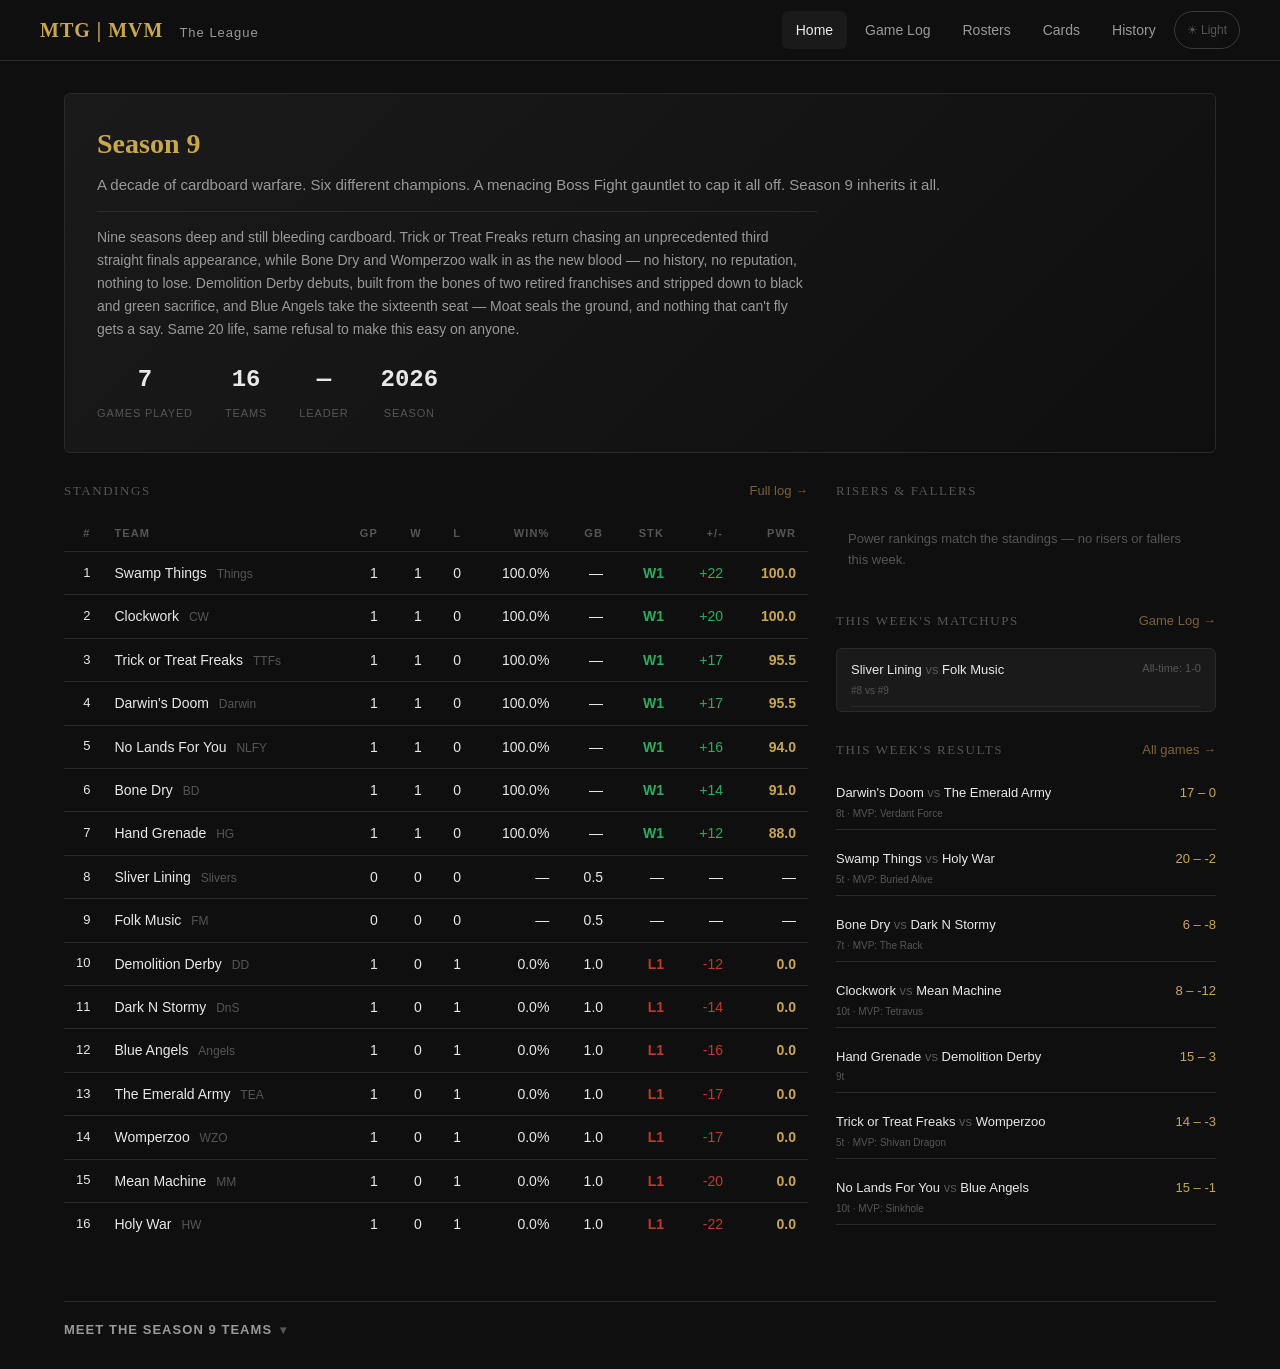
<file: index.html>
<!DOCTYPE html>
<html lang="en">
<head>
  <meta charset="UTF-8">
  <meta name="viewport" content="width=device-width, initial-scale=1.0">
  <title>MTG | MVM The League</title>
  <link rel="stylesheet" href="css/styles.css">
</head>
<body data-page="index">

<div id="site-header"></div>

<!-- HOME PAGE -->
<div id="page-home" class="page active">
  <div class="container">

    <!-- Season Banner -->
    <div class="season-banner">
      <h1>Season 9</h1>
      <div class="tagline">A decade of cardboard warfare. Six different champions. A menacing Boss Fight gauntlet to cap it all off. Season 9 inherits it all.</div>
      <div class="season-preview">Nine seasons deep and still bleeding cardboard. Trick or Treat Freaks return chasing an unprecedented third straight finals appearance, while Bone Dry and Womperzoo walk in as the new blood — no history, no reputation, nothing to lose. Demolition Derby debuts, built from the bones of two retired franchises and stripped down to black and green sacrifice, and Blue Angels take the sixteenth seat — Moat seals the ground, and nothing that can't fly gets a say. Same 20 life, same refusal to make this easy on anyone.</div>
      <div class="season-stats">
        <div class="season-stat-item">
          <span class="season-stat-val" id="stat-games">0</span>
          <span class="season-stat-label">Games Played</span>
        </div>
        <div class="season-stat-item">
          <span class="season-stat-val" id="stat-teams">14</span>
          <span class="season-stat-label">Teams</span>
        </div>
        <div class="season-stat-item">
          <span class="season-stat-val">—</span>
          <span class="season-stat-label">Leader</span>
        </div>
        <div class="season-stat-item">
          <span class="season-stat-val">2026</span>
          <span class="season-stat-label">Season</span>
        </div>
      </div>
    </div>

    <div class="two-col">
      <!-- LEFT: Standings only -->
      <div>
        <div class="section-header">
          <span class="section-title">Standings</span>
          <a href="#" class="section-link" onclick="navigate('games');return false;">Full log →</a>
        </div>
        <div style="overflow-x:auto;margin-bottom:28px">
          <table class="standings-table">
            <thead>
              <tr>
                <th class="num">#</th>
                <th>Team</th>
                <th class="num">GP</th>
                <th class="num">W</th>
                <th class="num">L</th>
                <th class="num">WIN%</th>
                <th class="num">GB</th>
                <th class="num">STK</th>
                <th class="num">+/-</th>
                <th class="num">PWR</th>
              </tr>
            </thead>
            <tbody id="standings-tbody">
              <tr><td colspan="10" style="text-align:center;padding:32px;color:var(--text-muted)">Loading...</td></tr>
            </tbody>
          </table>
        </div>
      </div>

      <!-- RIGHT: Power Rankings + Matchups + This Week's Results stacked -->
      <div style="display:flex;flex-direction:column">
        <div class="section-header">
          <span class="section-title">Risers &amp; Fallers</span>
        </div>
        <div class="power-list" id="power-rankings-list" style="margin-bottom:28px">
          <div style="color:var(--text-muted);font-size:13px;padding:12px">Loading...</div>
        </div>
        <div class="section-header">
          <span class="section-title">This Week's Matchups</span>
          <a href="#" class="section-link" onclick="navigate('games');return false;">Game Log →</a>
        </div>
        <div id="upcoming-week" style="background:var(--bg-card);border:1px solid var(--border);border-radius:var(--radius);padding:4px 14px;margin-bottom:28px">
          <div style="color:var(--text-muted);font-size:13px;padding:8px 0">Loading...</div>
        </div>
        <div id="this-week-results-section" style="display:none">
          <div class="section-header">
            <span class="section-title">This Week's Results</span>
            <a href="#" class="section-link" onclick="navigate('games');return false;">All games →</a>
          </div>
          <div class="results-feed" id="this-week-results">
          </div>
        </div>
      </div>
    </div>

    <!-- Meet the Teams (collapsed) -->
    <div class="meet-teams-section" style="margin-top:28px">
      <button class="meet-teams-toggle" onclick="toggleMeetTeams(this)" aria-expanded="false">
        Meet the Season 9 Teams <span class="meet-teams-chevron">▾</span>
      </button>
      <div class="meet-teams-grid" id="meet-teams-grid" style="display:none">
        <div style="color:var(--text-muted);font-size:13px;padding:12px 0">Loading...</div>
      </div>
    </div>

  </div>
</div>

<!-- GAME LOG PAGE -->
<div id="page-games" class="page">
  <div class="container" style="padding-top:28px">
    <div style="margin-bottom:24px">
      <div style="font-family:var(--font-head);font-size:24px;color:var(--gold);margin-bottom:4px">Game Log</div>
      <div style="font-size:13px;color:var(--text-muted)">Season 9 — results and schedule</div>
    </div>
    <div style="display:flex;gap:6px;align-items:center;margin-bottom:20px">
      <button id="log-tab-schedule" onclick="switchGameLogTab('schedule')" style="font-size:11px;padding:3px 10px;border-radius:4px;border:1px solid var(--gold);background:var(--gold);color:var(--bg);cursor:pointer">Schedule</button>
      <button id="log-tab-results" onclick="switchGameLogTab('results')" style="font-size:11px;padding:3px 10px;border-radius:4px;border:1px solid var(--border);background:transparent;color:var(--text-muted);cursor:pointer">Results</button>
      <span id="gl-log-btn-area"></span>
    </div>
    <div id="gl-layout">
      <div id="gl-list-col">
        <div class="game-filters" id="game-filters">
          <button class="filter-btn active" onclick="filterGames(null, this)">All Teams</button>
          <!-- Team filters populated by JS -->
        </div>
        <div class="game-log-list" id="game-log-list">
          <div style="color:var(--text-muted);font-size:13px">Loading...</div>
        </div>
      </div>
      <div id="log-game-form-area"></div>
    </div>
  </div>
</div>

<!-- PLAYOFFS PAGE -->
<div id="page-playoffs" class="page">
  <div class="container">
    <div style="text-align:center;padding:80px 20px">
      <div style="font-family:var(--font-head);font-size:24px;color:var(--text-secondary);margin-bottom:12px">Playoffs</div>
      <div style="color:var(--text-muted);font-size:15px">The Season 9 playoff bracket will appear here when the regular season concludes.</div>
    </div>
  </div>
</div>

<script src="js/theme.js"></script>
<script src="js/header.js"></script>
<script src="js/app.js"></script>
<script>
  // Populate team filter buttons after data loads
  function populateFilters() {
    if (!seasonData) return;
    const container = document.getElementById('game-filters');
    seasonData.teams.forEach(t => {
      const btn = document.createElement('button');
      btn.className = 'filter-btn';
      btn.textContent = t.name;
      btn.onclick = function() { filterGames(t.id, this); };
      container.appendChild(btn);
    });
  }

  function filterGames(teamId, btn) {
    document.querySelectorAll('.filter-btn').forEach(b => b.classList.remove('active'));
    btn.classList.add('active');
    const scheduleActive = document.getElementById('log-tab-schedule')?.style.background?.includes('gold');
    if (scheduleActive) renderSchedule(teamId); else renderGameLog(teamId);
  }

  // Hook into init
  const origInit = window.init;
  document.addEventListener('DOMContentLoaded', () => {
    setTimeout(populateFilters, 300);
  });
</script>
</body>
</html>
</file>
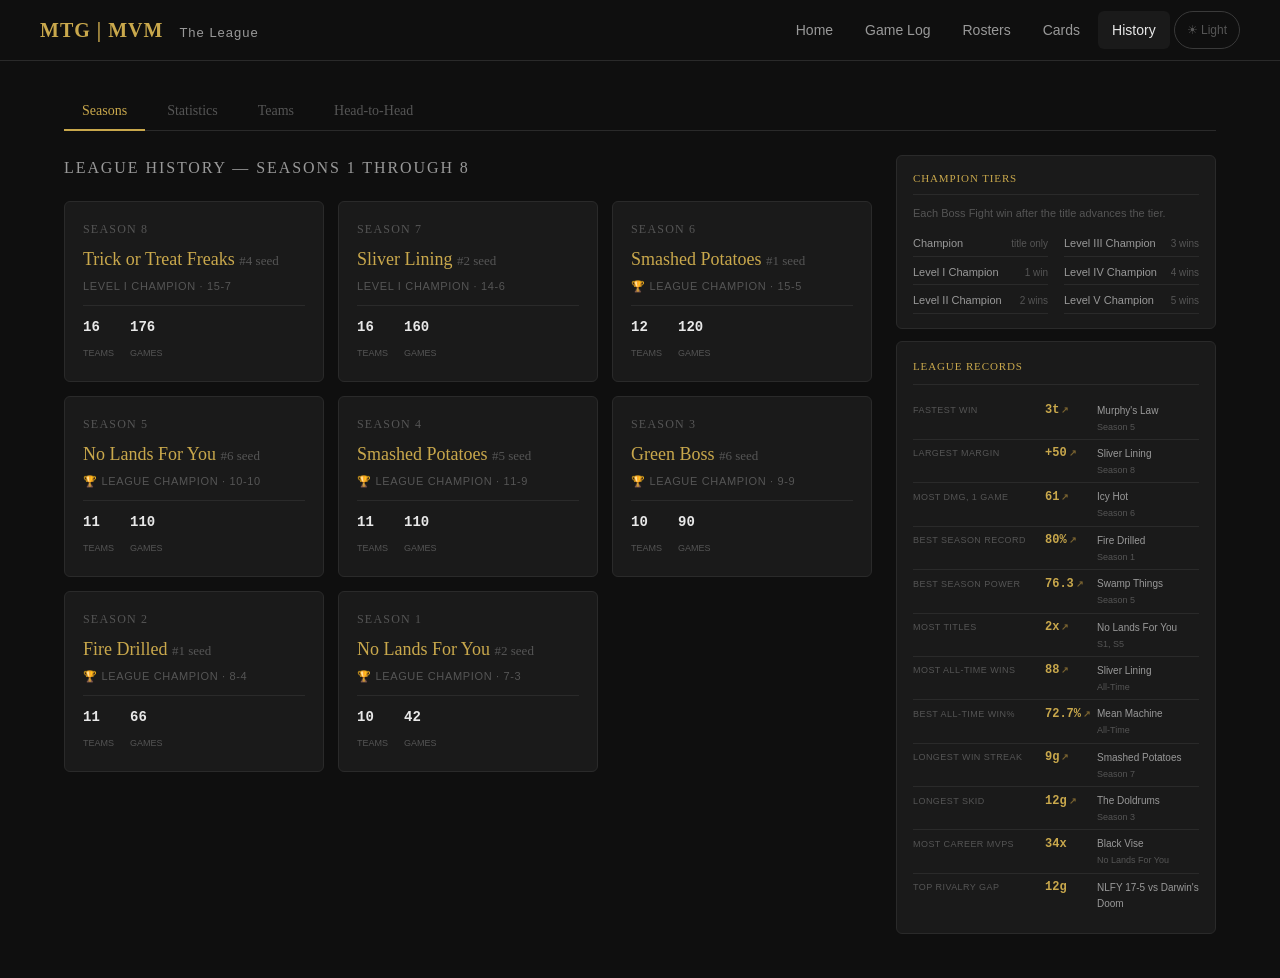
<file: history.html>
<!DOCTYPE html>
<html lang="en">
<head>
  <meta charset="UTF-8">
  <meta name="viewport" content="width=device-width, initial-scale=1.0">
  <title>History — MTG | MVM</title>
  <link rel="stylesheet" href="css/styles.css">
  <style>
    .hist-tabs { display: flex; gap: 4px; margin-bottom: 24px; border-bottom: 1px solid var(--border); }
    .hist-tab {
      background: none; border: none; border-bottom: 2px solid transparent;
      color: var(--text-muted); padding: 10px 18px; cursor: pointer;
      font-size: 14px; font-family: var(--font-head); margin-bottom: -1px; transition: all 0.15s;
    }
    .hist-tab.active { color: var(--gold); border-bottom-color: var(--gold); }
    .hist-view { display: none; }
    .hist-view.active { display: block; }
    .team-tiles-grid { display: grid; grid-template-columns: repeat(auto-fill, minmax(200px, 1fr)); gap: 12px; align-items: stretch; }
    .team-tile { display: flex; flex-direction: column; height: 100%; background: var(--bg-card); border: 1px solid var(--border); border-radius: var(--radius); padding: 14px 16px; text-decoration: none; transition: border-color 0.15s; }
    .team-tile:hover { border-color: var(--gold); }
    .team-tile-name { font-family: var(--font-head); font-size: 14px; color: var(--gold); margin-bottom: 4px; }
    .team-tile-archetype { font-size: 11px; color: var(--text-secondary); margin-bottom: 10px; }
    .team-tile-colors { display: flex; gap: 4px; flex-wrap: wrap; margin-top: auto; margin-bottom: 8px; padding-top: 8px; border-top: 1px solid var(--border); }
    .team-tile-color { font-size: 9px; color: var(--text-muted); background: transparent; border: none; padding: 0; }
    .team-tile-stats { font-size: 10px; color: var(--text-muted); display: flex; flex-direction: column; gap: 2px; opacity: 0.75; }
    .team-tile-stat-val { font-family: var(--font-mono); color: var(--text-primary); font-size: 11px; }

    .seasons-layout { display: grid; grid-template-columns: 1fr 320px; gap: 24px; align-items: start; }
    @media (max-width: 900px) { .seasons-layout { grid-template-columns: 1fr; } }

    .season-index-grid { display: grid; grid-template-columns: repeat(auto-fill, minmax(200px, 1fr)); gap: 14px; }
    .season-card {
      background: var(--bg-card); border: 1px solid var(--border); border-radius: var(--radius);
      padding: 18px; cursor: pointer; transition: border-color 0.15s, transform 0.1s;
    }
    .season-card:hover { border-color: var(--gold-dim); transform: translateY(-2px); }
    .season-card-num { font-family: var(--font-head); font-size: 12px; color: var(--text-muted); text-transform: uppercase; letter-spacing: 0.1em; margin-bottom: 6px; }
    .season-card-champ { font-family: var(--font-head); font-size: 18px; color: var(--gold); margin-bottom: 4px; }
    .season-card-label { font-size: 11px; color: var(--text-muted); text-transform: uppercase; letter-spacing: 0.06em; margin-bottom: 10px; }
    .season-card-stats { display: flex; gap: 16px; padding-top: 10px; border-top: 1px solid var(--border); }
    .season-card-stat-val { font-family: var(--font-mono); font-size: 14px; font-weight: 700; color: var(--text-primary); display: block; }
    .season-card-stat-label { font-size: 9px; color: var(--text-muted); text-transform: uppercase; }

    .adv-bucket-tabs { display: flex; gap: 4px; flex-wrap: wrap; margin-bottom: 14px; }
    .adv-bucket-tab { background: var(--bg); border: 1px solid var(--border); color: var(--text-muted); padding: 5px 12px; border-radius: 4px; cursor: pointer; font-size: 12px; }
    .adv-bucket-tab.active { border-color: var(--gold-dim); color: var(--gold); background: var(--bg-card); }
    .adv-stat-table { width: 100%; border-collapse: separate; border-spacing: 0; font-size: 13px; }
    .adv-stat-table th { text-align: right; color: var(--text-muted); font-size: 10px; font-weight: 600; text-transform: uppercase; letter-spacing: 0.06em; padding: 8px 10px; border-bottom: 1px solid var(--border); cursor: pointer; white-space: nowrap; }
    .adv-stat-table th:first-child { text-align: left; }
    .adv-stat-table td { padding: 8px 10px; border-bottom: 1px solid var(--border); text-align: right; color: var(--text-secondary); }
    .adv-stat-table td:first-child { text-align: left; color: var(--text-primary); font-weight: 500; }
    .adv-stat-table tr:hover td { background: rgba(255,255,255,0.02); }
    .hof-rail { background: var(--bg-card); border: 1px solid var(--border); border-radius: var(--radius); padding: 16px; position: sticky; top: 76px; }
    .hof-rail-title { font-family: var(--font-head); font-size: 11px; color: var(--gold); text-transform: uppercase; letter-spacing: 0.08em; margin-bottom: 12px; padding-bottom: 8px; border-bottom: 1px solid var(--border); }
    .hof-item { display: grid; grid-template-columns: 120px 40px 1fr; align-items: baseline; gap: 0 12px; padding: 5px 0; border-bottom: 1px solid var(--border); }
    .hof-item:last-child { border-bottom: none; }
    .hof-label { font-size: 9px; color: var(--text-muted); text-transform: uppercase; letter-spacing: 0.05em; margin-bottom: 3px; }
    .hof-value { font-size: 12px; font-weight: 700; color: var(--gold); font-family: var(--font-mono); }
    .hof-detail { font-size: 10px; color: var(--text-secondary); }

    .season-detail-view { display: none; }
    .season-detail-view.active { display: block; }
    .season-header-block { background: linear-gradient(135deg, var(--bg-card) 0%, var(--bg) 100%); border: 1px solid var(--border); border-radius: var(--radius); padding: 28px 32px; margin-bottom: 24px; }
    .season-header-block .season-num { font-family: var(--font-head); font-size: 14px; color: var(--text-muted); text-transform: uppercase; letter-spacing: 0.12em; margin-bottom: 8px; }
    .season-header-block .season-champ-name { font-family: var(--font-head); font-size: 30px; color: var(--gold); margin-bottom: 4px; }
    .season-header-block .season-champ-label { color: var(--text-secondary); font-size: 14px; }

    .accordion-section { margin-bottom: 14px; }
    .accordion-header { display: flex; justify-content: space-between; align-items: center; background: var(--bg-card); border: 1px solid var(--border); border-radius: var(--radius); padding: 14px 18px; cursor: pointer; transition: border-color 0.15s; }
    .accordion-header:hover { border-color: var(--gold-dim); }
    .accordion-header.expanded { border-color: var(--gold-dim); border-bottom-left-radius: 0; border-bottom-right-radius: 0; }
    .accordion-title { font-family: var(--font-head); font-size: 15px; color: var(--text-primary); }
    .accordion-meta { font-size: 12px; color: var(--text-muted); }
    .accordion-icon { color: var(--text-muted); transition: transform 0.2s; font-size: 14px; }
    .accordion-header.expanded .accordion-icon { transform: rotate(180deg); }
    .accordion-body { display: none; border: 1px solid var(--gold-dim); border-top: none; border-bottom-left-radius: var(--radius); border-bottom-right-radius: var(--radius); padding: 18px; background: var(--accordion-body-bg); }
    .accordion-body.expanded { display: block; }
    .playoff-game-row { display: flex; justify-content: space-between; padding: 7px 0; border-bottom: 1px solid var(--border); font-size: 13px; }
    .playoff-game-row:last-child { border-bottom: none; }
    .playoff-game-row .pgr-teams { color: var(--text-primary); }
    .playoff-game-row .pgr-score { font-family: var(--font-mono); color: var(--gold); }

    .report-card-grid { display: grid; grid-template-columns: repeat(auto-fill, minmax(280px, 1fr)); gap: 12px; }
    .report-card { background: var(--bg); border: 1px solid var(--border); border-radius: var(--radius); padding: 14px 16px; }
    .report-card-team { font-weight: 700; font-size: 14px; color: var(--text-primary); margin-bottom: 2px; }
    .report-card-theme { font-size: 11px; color: var(--gold-dim); font-style: italic; margin-bottom: 8px; }
    .report-card-row { display: flex; justify-content: space-between; font-size: 12px; padding: 3px 0; border-bottom: 1px solid var(--border); }
    .report-card-row:last-of-type { border-bottom: none; margin-bottom: 8px; }
    .report-card-row .rc-label { color: var(--text-muted); }
    .report-card-row .rc-val { color: var(--text-secondary); text-align: right; max-width: 65%; }
    .report-card-writeup { font-size: 12px; color: var(--text-secondary); line-height: 1.6; margin-top: 8px; }

    .at-toggle { display: flex; gap: 4px; margin-bottom: 18px; }
    .at-toggle button { background: var(--bg-card); border: 1px solid var(--border); color: var(--text-secondary); padding: 7px 16px; border-radius: var(--radius); cursor: pointer; font-size: 13px; }
    .at-toggle button.active { border-color: var(--gold-dim); color: var(--gold); }
    .at-table-wrap { overflow-x: auto; }
    .at-table { width: 100%; border-collapse: collapse; font-size: 14px; }
    .at-table th { text-align: left; color: var(--text-muted); font-size: 11px; font-weight: 600; text-transform: uppercase; letter-spacing: 0.08em; padding: 10px 14px; border-bottom: 1px solid var(--border); cursor: pointer; user-select: none; white-space: nowrap; }
    .at-table th:hover { color: var(--text-secondary); }
    .at-table th.num, .at-table td.num { text-align: right; }
    .at-table td { padding: 11px 14px; border-bottom: 1px solid var(--border); }
    .at-table tr:hover td { background: var(--bg-card); }
    .at-table a { color: var(--text-primary); font-weight: 500; }
    .at-table a:hover { color: var(--gold); }
    .champ-badge { display: inline-block; background: var(--gold-dim); color: var(--gold); font-size: 10px; padding: 1px 6px; border-radius: 8px; margin-left: 6px; font-weight: 600; }
  </style>
</head>
<body data-page="history">

<div id="site-header"></div>

<div class="container">

  <div class="hist-tabs">
    <button class="hist-tab active" onclick="switchHistTab('seasons', this)">Seasons</button>
    <button class="hist-tab" onclick="switchHistTab('alltime', this)">Statistics</button>
    <button class="hist-tab" onclick="switchHistTab('teams', this)">Teams</button>
    <button class="hist-tab" onclick="switchHistTab('h2h', this)">Head-to-Head</button>
  </div>

  <div id="histview-seasons" class="hist-view active">
    <div id="index-view">
      <div class="seasons-layout">
        <div>
          <div class="section-header" style="margin-bottom:20px">
            <span class="section-title" style="font-size:16px;color:var(--text-secondary)">League History — Seasons 1 through 8</span>
          </div>
          <div class="season-index-grid" id="season-index-grid">
            <div style="color:var(--text-muted)">Loading...</div>
          </div>
        </div>
        <div>
          <div style="background:var(--bg-card);border:1px solid var(--border);border-radius:var(--radius);padding:14px 16px;margin-bottom:12px">
            <div style="font-family:var(--font-head);font-size:11px;color:var(--gold);text-transform:uppercase;letter-spacing:0.08em;margin-bottom:10px;padding-bottom:6px;border-bottom:1px solid var(--border)">Champion Tiers</div>
            <div id="champion-legend"></div>
          </div>
          <div class="hof-rail" id="hof-rail">
            <div class="hof-rail-title">League Records</div>
            <div id="hof-rail-content">Loading...</div>
          </div>
        </div>
      </div>
    </div>
    <div id="team-detail-view" class="season-detail-view"></div>
  </div>

  <div id="histview-teams" class="hist-view">
    <div>
      <div class="team-tiles-grid" id="teams-all-grid"></div>
    </div>
  </div>

  <div id="histview-h2h" class="hist-view">
    <div style="display:flex;gap:28px;align-items:flex-start">
      <!-- Left panel: selectors + summary card, fixed width -->
      <div style="flex:0 0 380px;min-width:0">
        <p style="color:var(--text-muted);font-size:13px;margin-bottom:16px">Select two franchises to see their all-time head-to-head record.</p>
        <div style="display:flex;flex-direction:column;gap:10px;margin-bottom:20px">
          <div style="display:flex;flex-direction:column;gap:4px">
            <label style="font-size:11px;color:var(--text-muted);text-transform:uppercase;letter-spacing:0.06em">Team A</label>
            <select id="h2h-team-a" onchange="renderH2H()" style="font-size:13px;padding:6px 10px;background:var(--bg-card);border:1px solid var(--border);border-radius:var(--radius);color:var(--text-primary);width:100%">
              <option value="">— Select team —</option>
            </select>
          </div>
          <div style="font-family:var(--font-head);font-size:14px;color:var(--text-muted);text-align:center">vs</div>
          <div style="display:flex;flex-direction:column;gap:4px">
            <label style="font-size:11px;color:var(--text-muted);text-transform:uppercase;letter-spacing:0.06em">Team B</label>
            <select id="h2h-team-b" onchange="renderH2H()" style="font-size:13px;padding:6px 10px;background:var(--bg-card);border:1px solid var(--border);border-radius:var(--radius);color:var(--text-primary);width:100%">
              <option value="">— Select team —</option>
            </select>
          </div>
        </div>
        <div id="h2h-summary"></div>
      </div>
      <!-- Right panel: game log table, expands to fill -->
      <div style="flex:1;min-width:0" id="h2h-log-panel"></div>
    </div>
  </div>

  <div id="histview-alltime" class="hist-view">
    <p style="color:var(--text-muted);font-size:13px;margin-bottom:6px">Every team that has ever competed in The League, Seasons 1–8. Click a column header to sort. Click a team name for their full history.</p>
    <p style="color:var(--text-muted);font-size:11px;margin-bottom:16px" id="at-footnote"></p>
    <div style="display:flex;justify-content:space-between;align-items:center;flex-wrap:wrap;gap:8px;margin-bottom:18px">
      <div class="at-toggle">
        <button id="at-toggle-franchise" class="active" onclick="setAtMode('franchise')">By Franchise</button>
        <button id="at-toggle-season" onclick="setAtMode('season')">By Season</button>
      </div>
      <div class="at-toggle">
        <button id="at-toggle-basic" class="active" onclick="setAtStats('basic')">Basic</button>
        <button id="at-toggle-advanced" onclick="setAtStats('advanced')">Advanced</button>
      </div>
    </div>
    <div id="at-adv-buckets" style="display:none;margin-bottom:14px">
      <div class="adv-bucket-tabs" id="at-adv-tabs">
        <button class="adv-bucket-tab active" onclick="setAtAdvBucket('Margins',this)">Margins</button>
        <button class="adv-bucket-tab" onclick="setAtAdvBucket('Pace',this)">Pace</button>
        <button class="adv-bucket-tab" onclick="setAtAdvBucket('Damage Efficiency',this)">Damage Efficiency</button>
        <button class="adv-bucket-tab" onclick="setAtAdvBucket('Deployment',this)">Deployment</button>
        <button class="adv-bucket-tab" onclick="setAtAdvBucket('Resources',this)">Resources</button>
      </div>
    </div>
    <div class="at-table-wrap">
      <table class="at-table" id="at-table">
        <thead id="at-thead"></thead>
        <tbody id="at-tbody"></tbody>
      </table>
    </div>
  </div>

</div>

<script>
const ADV_STAT_BUCKETS = {
  'Margins': { available: true, cols: [
    {key:'win_life_delta',label:'Margin-W',g:1},{key:'lose_life_delta',label:'Margin-L',g:1},
    {key:'dgg',label:'DG/Game',g:2},{key:'dtg',label:'DT/Game',g:2},{key:'ddg',label:'DD/Game',g:2}] },
  'Pace': { available: true, cols: [
    {key:'turn_w',label:'Turns-W',g:1},{key:'turn_l',label:'Turns-L',g:1},{key:'turn_delta',label:'Turn Δ',g:1},
    {key:'win_pct_short',label:'Win% Short',pct:true,g:2},{key:'win_pct_mid',label:'Win% Mid',pct:true,g:2},{key:'win_pct_long',label:'Win% Long',pct:true,g:2}] },
  'Damage Efficiency': { available: null, note: 'Seasons 4+', cols: [
    {key:'dgt',label:'DG/Turn',g:1},{key:'dtt',label:'DT/Turn',g:1},{key:'ddt',label:'DD/Turn',g:1},
    {key:'damage_per_card_w',label:'Dmg/Card-W',g:2},{key:'damage_per_card_l',label:'Dmg/Card-L',g:2},{key:'damage_per_card_delta',label:'Dmg/Card Δ',g:2},
    {key:'cards_per_damage',label:'Cards/Dmg',dec:3,g:3}] },
  'Deployment': { available: null, note: 'Seasons 6+', cols: [
    {key:'deploy_w',label:'Deploy-W',g:1},{key:'deploy_l',label:'Deploy-L',g:1},{key:'deploy_delta',label:'Deploy Δ',g:1},
    {key:'deploy_per_mana_w',label:'Dply/Mana-W',g:2},{key:'deploy_per_mana_l',label:'Dply/Mana-L',g:2},{key:'deploy_per_mana_delta',label:'Dply/Mana Δ',g:2}] },
  'Resources': { available: null, note: 'Seasons 4+', cols: [
    {key:'mana_delta',label:'Mana Δ',g:1},{key:'hand_delta',label:'Hand Δ',g:2},
    {key:'opp_mana_delta',label:'OppMana Δ',g:3},{key:'opp_hand_delta',label:'OppHand Δ',g:4}] },
};

let historyData = null;
let atMode = 'franchise';
let atSortField = 'avg_power_score';
let atSortDir = -1;

async function init() {
  const res = await fetch('data/history.json');
  historyData = await res.json();
  renderIndex();
  renderHallOfFameRail();
  renderChampionLegend();
  renderAllTime();
  renderTeamsTab();
  populateH2HDropdowns();
  const initHash = (window.location.hash || '').replace('#','');
  if (initHash) histNavigate(initHash, false);
}

function renderTeamsTab() {
  const archetypes = historyData.team_archetypes || {};
  const allTime = historyData.all_time_teams || {};
  const BOSS = ['Green Boss', 'Red Boss', 'Black Boss', 'Blue Boss', 'White Boss'];

  const buildTile = (teamName, arch) => {
    const at = allTime[teamName] || {};
    const seasons = (at.seasons_played || []).length;
    const record = at.total_w != null ? `${at.total_w}-${at.total_l}` : '—';
    const titles = at.championships || 0;
    const isBoss = BOSS.includes(teamName);
    const statusLabel = isBoss ? 'Boss' : (arch.active ? 'S9' : 'Retired');
    const statusColor = isBoss ? 'var(--red)' : (arch.active ? 'var(--gold)' : 'var(--text-muted)');
    return `<a class="team-tile" href="team-history.html?team=${encodeURIComponent(teamName)}" style="${isBoss ? 'border-color:var(--red)' : ''}">
      <div style="display:flex;justify-content:space-between;align-items:baseline;margin-bottom:4px">
        <div class="team-tile-name" style="${isBoss ? 'color:var(--red)' : ''};margin-bottom:0">${teamName}${titles > 0 ? ' 👑' : ''}</div>
        <span style="font-size:9px;color:${statusColor};text-transform:uppercase;letter-spacing:0.05em;white-space:nowrap;margin-left:8px">${statusLabel}</span>
      </div>
      <div class="team-tile-archetype">${arch.archetype || ''}</div>
      ${arch.flavor ? `<div style="font-size:11px;color:var(--text-secondary);line-height:1.5;margin-bottom:8px;display:-webkit-box;-webkit-line-clamp:5;-webkit-box-orient:vertical;overflow:hidden">${arch.flavor}</div>` : ''}
      <div class="team-tile-colors">${(arch.colors||[]).map(c => `<span class="team-tile-color">${c}</span>`).join('')}</div>
      <div class="team-tile-stats">
        <span><span class="team-tile-stat-val">${record}</span> All-Time</span>
        <span style="font-size:10px;color:var(--text-muted)">${at.seasons_played && at.seasons_played.length ? 'S' + at.seasons_played.join(', S') : '—'}</span>
        ${titles > 0 ? `<span><span class="team-tile-stat-val">${titles}</span> Title${titles>1?'s':''}</span>` : ''}
      </div>
    </a>`;
  };

  const allTeams = Object.entries(archetypes)
    .map(([t, a]) => [t, a, BOSS.includes(t) ? 'boss' : (a.active ? 'active' : 'retired')])
    .sort((a, b) => a[0].localeCompare(b[0]));
  document.getElementById('teams-all-grid').innerHTML = allTeams.map(([t, a]) => buildTile(t, a)).join('');
}

function populateH2HDropdowns() {
  const teams = Object.keys(historyData.all_time_teams || {}).sort();
  ['h2h-team-a', 'h2h-team-b'].forEach(id => {
    const sel = document.getElementById(id);
    const cur = sel.value;
    sel.innerHTML = '<option value="">— Select team —</option>' +
      teams.map(t => `<option value="${t}"${t === cur ? ' selected' : ''}>${t}</option>`).join('');
  });
}

function renderH2H() {
  const a = document.getElementById('h2h-team-a').value;
  const b = document.getElementById('h2h-team-b').value;
  const summary = document.getElementById('h2h-summary');
  const logPanel = document.getElementById('h2h-log-panel');

  // Keep dropdowns mutually exclusive
  ['h2h-team-a', 'h2h-team-b'].forEach(id => {
    const other = id === 'h2h-team-a' ? b : a;
    document.getElementById(id).querySelectorAll('option').forEach(o => {
      o.disabled = !!(o.value && o.value === other);
    });
  });

  if (!a || !b) { summary.innerHTML = ''; logPanel.innerHTML = ''; return; }

  // Franchise aliases: teams that played under a different name in certain seasons/weeks.
  // Each entry: { name, season, minWeek?, maxWeek?, playoffs? }
  // minWeek/maxWeek apply to regular season; playoffs:true matches playoff_series games only.
  const FRANCHISE_ALIASES = {
    'Extinction':            [{ name: 'Glop Artists',   season: 6, maxWeek: 8 }],
    'Trick or Treat Freaks': [{ name: 'The Anti-Dopes', season: 6, maxWeek: 8 },
                               { name: 'Mist Monsters', season: 6, playoffs: true },
                               { name: 'Mist Monsters', season: 7, playoffs: true }],
    'Overdrawn':             [{ name: 'Over Grenade',   season: 8, maxWeek: 15 }],
    'Hand Grenade':          [{ name: 'Over Grenade',   season: 8, minWeek: 16 },
                               { name: 'Over Grenade',   season: 8, playoffs: true }],
    'The Circus':            [{ name: 'Smashed Circus', season: 8, maxWeek: 9 }],
    'Smashed Potatoes':      [{ name: 'Smashed Circus', season: 8, minWeek: 10 },
                               { name: 'Smashed Circus', season: 8, playoffs: true }],
    // S7: Icy Hot (wk 1-6) replaced by Peak-a-Boom (wk 7+), merged as "Icy Boom" in standings
    'Peak-a-Boom':           [{ name: 'Icy Hot',        season: 7, maxWeek: 6 }],
  };

  // Returns the set of participant names in games[] that belong to this franchise
  // for the given season/week/context.
  function aliasNamesFor(team, season, week, isPlayoff) {
    const names = new Set([team]);
    for (const al of (FRANCHISE_ALIASES[team] || [])) {
      if (al.season !== season) continue;
      if (isPlayoff) {
        if (al.playoffs) names.add(al.name);
      } else {
        if (!al.playoffs &&
            (al.minWeek == null || week >= al.minWeek) &&
            (al.maxWeek == null || week <= al.maxWeek)) names.add(al.name);
      }
    }
    return names;
  }

  // Collect all individual games between these two franchises from the full season data
  const games = [];
  const seasons = historyData.seasons || {};
  for (const [sk, sv] of Object.entries(seasons).sort((x,y) => +x[0] - +y[0])) {
    const sn = +sk;
    const commentary = sv.game_commentary || [];
    // Regular season — playoff games are duplicated in playoff_series, skip them here
    for (const g of (sv.games || [])) {
      if (g.match_type !== 'Regular Season') continue;
      const aN = aliasNamesFor(a, sn, g.week, false);
      const bN = aliasNamesFor(b, sn, g.week, false);
      const aWon = aN.has(g.winner) && bN.has(g.loser);
      const bWon = bN.has(g.winner) && aN.has(g.loser);
      if (!aWon && !bWon) continue;
      const note = commentary.find(c => c.week === g.week && c.winner === g.winner && c.loser === g.loser);
      // If game was played under an alias, note it
      const playedAs = g.winner !== a && g.winner !== b ? g.winner : (g.loser !== a && g.loser !== b ? g.loser : null);
      const aliasTag = playedAs ? ` (as ${playedAs})` : '';
      games.push({ season: sn, label: `S${sk} W${g.week}${aliasTag}`, sortKey: sn * 10000 + g.week,
        winner: aWon ? a : b, loser: aWon ? b : a,
        winnerRaw: g.winner, loserRaw: g.loser,
        ws: g.winner_score, ls: g.loser_score,
        turns: g.winner_turns ?? g.turns ?? null, mvp: g.mvp, commentary: note?.commentary || null });
    }
    // Playoff series
    for (const ps of (sv.playoff_series || [])) {
      for (const g of (ps.games || [])) {
        const aN = aliasNamesFor(a, sn, null, true);
        const bN = aliasNamesFor(b, sn, null, true);
        const aWon = aN.has(g.winner) && bN.has(g.loser);
        const bWon = bN.has(g.winner) && aN.has(g.loser);
        if (!aWon && !bWon) continue;
        const note = commentary.find(c => c.match_type === 'Playoffs' && c.game === g.game && c.winner === g.winner && c.loser === g.loser);
        const playedAs = g.winner !== a && g.winner !== b ? g.winner : (g.loser !== a && g.loser !== b ? g.loser : null);
        const aliasTag = playedAs ? ` (as ${playedAs})` : '';
        games.push({ season: sn, label: `S${sk} Playoffs R${ps.round} G${g.game}${aliasTag}`, sortKey: sn * 10000 + 9000 + ps.round * 10 + g.game,
          winner: aWon ? a : b, loser: aWon ? b : a,
          winnerRaw: g.winner, loserRaw: g.loser,
          ws: g.winner_score, ls: g.loser_score,
          turns: g.turns ?? null, mvp: g.mvp, commentary: note?.commentary || null });
      }
    }
  }

  // Newest-first for display
  games.sort((x, y) => y.sortKey - x.sortKey);

  if (games.length === 0) {
    summary.innerHTML = `<div style="background:var(--bg-card);border:1px solid var(--border);border-radius:var(--radius);padding:24px 20px;color:var(--text-muted);font-size:14px">No recorded meetings between these two teams.</div>`;
    logPanel.innerHTML = '';
    return;
  }

  // Derive win counts directly from the game log (handles aliased games correctly)
  const winsA = games.filter(g => g.winner === a).length;
  const winsB = games.filter(g => g.winner === b).length;
  const total = winsA + winsB;

  // Extended stats from game log
  const turnsArr = games.map(g => g.turns).filter(t => t != null);
  const avgTurns = turnsArr.length ? (turnsArr.reduce((s,t) => s+t, 0) / turnsArr.length).toFixed(1) : null;

  let biggestMargin = null, biggestMarginDetail = null;
  for (const g of games) {
    if (g.ws != null && g.ls != null) {
      const margin = g.ws - g.ls;
      if (biggestMargin === null || margin > biggestMargin) {
        biggestMargin = margin;
        biggestMarginDetail = `${g.label}, ${g.winner} def. ${g.loser} ${g.ws} to ${g.ls}`;
      }
    }
  }

  const mostRecent = games.length ? games[0] : null;
  const mostRecentStr = mostRecent ? mostRecent.label : null;

  let leadText;
  if (winsA === winsB) {
    leadText = `<span style="color:var(--text-secondary)">Series tied ${winsA}–${winsB}</span>`;
  } else {
    const leader = winsA > winsB ? a : b;
    const ahead = Math.max(winsA, winsB);
    const behind = Math.min(winsA, winsB);
    leadText = `<strong style="color:var(--gold)">${leader}</strong> <span style="color:var(--text-secondary)">leads ${ahead}–${behind}</span>`;
  }

  // Note if any games were played under a historical alias name
  const aliasedNames = [...new Set(games.map(g => g.winnerRaw !== g.winner ? g.winnerRaw : (g.loserRaw !== g.loser ? g.loserRaw : null)).filter(Boolean))];
  const mashupWarning = aliasedNames.length
    ? `<div style="font-size:11px;color:var(--text-muted);margin-top:12px;padding:8px 10px;border:1px solid var(--border);border-radius:4px">
        Some games played under a historical name: ${aliasedNames.join(', ')}. These are included and labeled in the game log.
       </div>` : '';

  const statsRow = `
    <div style="display:flex;gap:20px;flex-wrap:wrap;font-size:12px;color:var(--text-muted);margin-top:14px;padding-top:12px;border-top:1px solid var(--border)">
      ${avgTurns != null ? `<span><strong style="color:var(--text-secondary)">${avgTurns}</strong> avg turns</span>` : ''}
      ${biggestMargin != null ? `<span><strong style="color:var(--text-secondary)">+${biggestMargin}</strong> biggest margin <span style="font-size:10px">(${biggestMarginDetail})</span></span>` : ''}
      ${mostRecentStr ? `<span>Most recent: <strong style="color:var(--text-secondary)">${mostRecentStr}</strong></span>` : ''}
    </div>`;

  // Left panel: summary card
  summary.innerHTML = `
    <div style="background:var(--bg-card);border:1px solid var(--border);border-radius:var(--radius);padding:20px">
      <div style="font-family:var(--font-head);font-size:18px;margin-bottom:14px">${leadText}</div>
      <div style="display:flex;gap:24px;margin-bottom:16px">
        <div style="text-align:center">
          <div style="font-size:32px;font-family:var(--font-head);color:var(--text-primary)">${winsA}</div>
          <div style="font-size:11px;color:var(--text-muted);margin-top:2px">${a}</div>
        </div>
        <div style="text-align:center;align-self:center">
          <div style="font-size:12px;color:var(--text-muted)">${total} game${total !== 1 ? 's' : ''}</div>
        </div>
        <div style="text-align:center">
          <div style="font-size:32px;font-family:var(--font-head);color:var(--text-primary)">${winsB}</div>
          <div style="font-size:11px;color:var(--text-muted);margin-top:2px">${b}</div>
        </div>
      </div>
      <div style="display:flex;flex-direction:column;gap:8px;font-size:12px;padding-top:12px;border-top:1px solid var(--border)">
        ${avgTurns != null ? `<div style="display:flex;justify-content:space-between"><span style="color:var(--text-muted)">Avg turns</span><span style="color:var(--text-secondary)">${avgTurns}</span></div>` : ''}
        ${biggestMargin != null ? `<div style="display:flex;justify-content:space-between;gap:8px"><span style="color:var(--text-muted)">Biggest margin</span><span style="color:var(--text-secondary);text-align:right">+${biggestMargin}</span></div>
        <div style="font-size:10px;color:var(--text-muted);margin-top:-4px">${biggestMarginDetail}</div>` : ''}
        ${mostRecentStr ? `<div style="display:flex;justify-content:space-between"><span style="color:var(--text-muted)">Most recent</span><span style="color:var(--text-secondary)">${mostRecentStr}</span></div>` : ''}
      </div>
      ${mashupWarning}
      <div style="display:flex;flex-direction:column;gap:4px;font-size:12px;margin-top:14px;padding-top:12px;border-top:1px solid var(--border)">
        <a href="team-history.html?team=${encodeURIComponent(a)}" style="color:var(--gold);text-decoration:none">${a} history →</a>
        <a href="team-history.html?team=${encodeURIComponent(b)}" style="color:var(--gold);text-decoration:none">${b} history →</a>
      </div>
    </div>`;

  // Right panel: game log as proper table
  if (games.length === 0) { logPanel.innerHTML = ''; return; }

  const tableRows = games.map((g, i) => {
    const score = (g.ws != null && g.ls != null) ? `${g.ws} – ${g.ls}` : '—';
    const turnsStr = g.turns != null ? `${g.turns}` : '—';
    const hasNote = !!g.commentary;
    const noteId = `h2h-note-${i}`;
    const winnerStyle = `color:var(--text-primary);font-weight:500`;
    const loserStyle = `color:var(--text-muted)`;
    return `<tr style="cursor:${hasNote?'pointer':'default'}"${hasNote ? ` onclick="const n=document.getElementById('${noteId}');n.style.display=n.style.display==='none'?'block':'none'"` : ''}>
      <td style="font-size:11px;color:var(--text-muted);white-space:nowrap">${g.label}${hasNote ? ' <span style="font-size:9px;color:var(--gold-dim)">▾</span>' : ''}</td>
      <td><span style="${winnerStyle}">${g.winner}</span> <span style="color:var(--text-muted);font-size:11px">def.</span> <span style="${loserStyle}">${g.loser}</span>
        ${hasNote ? `<div id="${noteId}" style="display:none;font-size:11px;color:var(--text-secondary);line-height:1.55;padding:4px 0 2px">${g.commentary}</div>` : ''}
      </td>
      <td class="num" style="font-family:var(--font-mono);color:var(--gold);font-size:12px;white-space:nowrap">${score}</td>
      <td class="num" style="color:var(--text-muted);font-size:12px">${turnsStr}</td>
      <td style="color:var(--text-muted);font-size:11px">${g.mvp || '—'}</td>
    </tr>`;
  }).join('');

  logPanel.innerHTML = `
    <div style="font-family:var(--font-head);font-size:13px;color:var(--text-secondary);margin-bottom:10px;text-transform:uppercase;letter-spacing:0.06em">Game Log <span style="font-size:11px;font-family:inherit;color:var(--text-muted);text-transform:none;letter-spacing:0">${games.length} game${games.length!==1?'s':''}</span></div>
    <div class="at-table-wrap">
      <table class="at-table" style="font-size:13px">
        <thead>
          <tr>
            <th style="width:130px">Game</th>
            <th>Matchup</th>
            <th class="num" style="width:80px">Score</th>
            <th class="num" style="width:54px">Turns</th>
            <th style="width:160px">MVP</th>
          </tr>
        </thead>
        <tbody>${tableRows}</tbody>
      </table>
    </div>`;
}

function switchHistTab(view, btn) {
  window.history.pushState({hash: view}, '', '#' + view);
  document.querySelectorAll('.hist-tab').forEach(t => t.classList.remove('active'));
  document.querySelectorAll('.hist-view').forEach(v => v.classList.remove('active'));
  btn.classList.add('active');
  document.getElementById('histview-' + view).classList.add('active');
}

function renderHallOfFameRail() {
  const container = document.getElementById('hof-rail-content');
  const r = historyData.league_records;
  if (!r) { container.innerHTML = ''; return; }
  const items = [
    { label: 'Fastest Win', value: r.fastest_win.value + 't', team: `Murphy's Law · Season 5`, link: r.fastest_win.link, action: `hofNavigate(JSON.parse(this.dataset.link||'null'), null)` },
    { label: 'Largest Margin', value: '+' + r.biggest_margin.value, team: `Sliver Lining · Season 8`, link: r.biggest_margin.link, action: `hofNavigate(JSON.parse(this.dataset.link||'null'), null)` },
    { label: 'Most Dmg, 1 Game', value: r.most_damage_single_game.value, team: `Icy Hot · Season 6`, link: r.most_damage_single_game.link, action: `hofNavigate(JSON.parse(this.dataset.link||'null'), null)` },
    { label: 'Best Season Record', value: (r.best_season_record.value*100).toFixed(0)+'%', team: `Fire Drilled · Season 1`, action: `hofNavigate(null, 1)` },
    { label: 'Best Season Power', value: r.highest_season_power.value, team: `Swamp Things · Season 5`, action: `hofNavigate(null, 5)` },
    { label: 'Most Titles', value: r.most_championships.value + 'x', team: `No Lands For You · S1, S5`, action: `hofNavigateTeam('No Lands For You')` },
    { label: 'Most All-Time Wins', value: r.most_total_wins.value, team: `Sliver Lining · All-Time`, action: `hofNavigateAllTime('total_w')` },
    { label: 'Best All-Time Win%', value: r.best_alltime_winpct.value+'%', team: `Mean Machine · All-Time`, action: `hofNavigateTeam('Mean Machine')` },
    { label: 'Longest Win Streak', value: r.longest_win_streak.value + 'g', team: `Smashed Potatoes · Season 7`, action: `hofNavigate(null, 7)` },
    { label: 'Longest Skid', value: r.longest_loss_streak.value + 'g', team: `The Doldrums · Season 3`, action: `hofNavigate(null, 3)` },
    { label: 'Most Career MVPs', value: r.most_mvps_single_card.value + 'x', team: `Black Vise · No Lands For You`, action: null },
    { label: 'Top Rivalry Gap', value: r.most_lopsided_rivalry.value + 'g', team: `NLFY 17-5 vs Darwin's Doom`, action: null },
  ];
  container.innerHTML = items.map((i, idx) => {
    const clickAttr = i.action ? `onclick="${i.action}"` : '';
    const dataAttr = i.link ? `data-link='${JSON.stringify(i.link).replace(/'/g, "&apos;")}'` : '';
    const indicator = (i.action || i.link) ? `<span style="font-size:9px;color:var(--gold-dim);margin-left:2px">↗</span>` : '';
    const cursor = (i.action || i.link) ? 'cursor:pointer' : '';
    const parts = i.team ? i.team.split(' · ') : [''];
    const teamName = parts[0];
    const teamSub = parts[1] || '';
    return `<div class="hof-item" ${dataAttr} ${clickAttr} style="${cursor}">
      <span class="hof-label">${i.label}</span>
      <span class="hof-value">${i.value}${indicator}</span>
      <span class="hof-detail">
        ${teamName}
        ${teamSub ? `<span style="display:block;font-size:9px;color:var(--text-muted);margin-top:1px">${teamSub}</span>` : ''}
      </span>
    </div>`;
  }).join('');
}

function hofNavigate(link, season) {
  const seasonsTab = document.querySelector('.hist-tab');
  switchHistTab('seasons', seasonsTab);
  const targetSeason = link ? link.season : season;
  if (!targetSeason) return;
  showSeason(targetSeason);
  if (link && link.week) {
    setTimeout(() => {
      const accordions = document.querySelectorAll('.accordion-header');
      for (const acc of accordions) {
        if (acc.querySelector('.accordion-title')?.textContent?.includes('Game Log')) {
          if (!acc.classList.contains('expanded')) toggleAccordion(acc);
          break;
        }
      }
      setTimeout(() => {
        const gameId = `game-${link.season}-${Math.round(link.week)}-${(link.winner||'').replace(/['\s]+/g,'-')}`;
        const noteId = gameId + '-note';
        const gameEl = document.getElementById(gameId);
        if (gameEl) {
          const noteEl = document.getElementById(noteId);
          if (noteEl) noteEl.style.display = 'block';
          setTimeout(() => {
            gameEl.scrollIntoView({ behavior: 'smooth', block: 'center' });
            gameEl.style.transition = 'background 1.5s';
            gameEl.style.background = 'var(--gold-dim)';
            setTimeout(() => gameEl.style.background = '', 1800);
          }, 500);
        } else {
          console.log('Game element not found:', gameId);
        }
      }, 400);
    }, 300);
  } else {
    setTimeout(() => {
      const accordions = document.querySelectorAll('.accordion-header');
      for (const acc of accordions) {
        if (acc.querySelector('.accordion-title')?.textContent?.includes('Game Log')) {
          if (!acc.classList.contains('expanded')) toggleAccordion(acc);
          acc.scrollIntoView({ behavior: 'smooth', block: 'start' });
          break;
        }
      }
    }, 150);
  }
}

function hofNavigateTeam(team) {
  window.location.href = `team-history.html?team=${encodeURIComponent(team)}`;
}

function hofNavigateAllTime(sortField) {
  switchHistTab('alltime', document.querySelectorAll('.hist-tab')[1]);
  setTimeout(() => {
    setAtMode('franchise');
    atSortField = sortField;
    atSortDir = -1;
    renderAllTime();
  }, 100);
}

function renderChampionLegend() {
  const container = document.getElementById('champion-legend');
  if (!container || !historyData) return;
  const tiers = historyData.boss_fight_tiers || {};
  container.innerHTML = `
    <div style="font-size:11px;color:var(--text-muted);margin-bottom:10px;line-height:1.6">Each Boss Fight win after the title advances the tier.</div>
    <div style="display:grid;grid-template-columns:1fr 1fr;grid-auto-flow:column;grid-template-rows:repeat(3,auto);gap:4px 16px">
      ${[0,1,2,3,4,5].map(n => `
        <div style="display:flex;justify-content:space-between;align-items:baseline;gap:8px;font-size:11px;padding:3px 0;border-bottom:1px solid var(--border)">
          <span style="color:var(--text-secondary);white-space:nowrap">${tiers[n] || ''}</span>
          <span style="color:var(--text-muted);font-size:10px;white-space:nowrap">${n === 0 ? 'title only' : `${n} win${n>1?'s':''}`}</span>
        </div>`).join('')}
    </div>`;
}

function renderIndex() {
  const container = document.getElementById('season-index-grid');
  const seasons = Object.values(historyData.seasons).sort((a,b) => b.season - a.season);
  container.innerHTML = seasons.map(s => {
    const champStanding = s.standings.find(t => t.is_champion);
    const regGames = s.games.filter(g => g.match_type === 'Regular Season').length;
    return `<div class="season-card" onclick="showSeason(${s.season})">
      <div class="season-card-num">Season ${s.season}</div>
      <div class="season-card-champ">${s.champion || 'Unknown'}${champStanding && champStanding.seed ? ` <span style="font-size:13px;color:var(--text-muted);font-weight:normal">#${champStanding.seed} seed</span>` : ''}</div>
      <div class="season-card-label">${s.boss_fight_result ? s.boss_fight_result.tier : '🏆 League Champion'}${champStanding ? ` · ${champStanding.w}-${champStanding.l}` : ''}</div>
      <div class="season-card-stats">
        <div><span class="season-card-stat-val">${s.team_count}</span><span class="season-card-stat-label">Teams</span></div>
        <div><span class="season-card-stat-val">${regGames}</span><span class="season-card-stat-label">Games</span></div>
      </div>
    </div>`;
  }).join('');
}

function showSeason(seasonNum) {
  window.history.pushState({hash: 'season-' + seasonNum}, '', '#season-' + seasonNum);
  const season = historyData.seasons[seasonNum];
  if (!season) return;
  document.getElementById('index-view').style.display = 'none';
  const detail = document.getElementById('team-detail-view');
  detail.classList.add('active');

  const hasDivisions = season.standings.some(t => t.division && t.division !== 'None' && t.division !== 'null');
  const standings = [...season.standings].sort((a,b) => (b.win_pct||0) - (a.win_pct||0));

  const rowHtml = (t) => `<tr>
      <td class="team-rank num">${t.seed ?? '—'}</td>
      <td><a href="team-history.html?team=${encodeURIComponent(t.team)}" style="color:var(--text-primary)">${t.team}</a>${t.is_champion ? ' 👑' : ''}</td>
      <td class="num">${t.gp ?? '—'}</td>
      <td class="num">${t.w ?? '—'}</td>
      <td class="num">${t.l ?? '—'}</td>
      <td class="num">${t.win_pct != null ? (t.win_pct*100).toFixed(1)+'%' : '—'}</td>
      <td class="num"><span class="power-score">${t.power_score ?? '—'}</span></td>
      <td class="num" style="color:var(--text-muted)">${t.udpi != null ? t.udpi.toFixed(3) : '—'}</td>
      <td style="font-size:12px;color:var(--text-secondary)">${t.team_mvp ? t.team_mvp + (t.team_mvp_count>1?' ('+t.team_mvp_count+'x)':'') : '—'}</td>
    </tr>`;

  let standingsRows = '';
  if (hasDivisions) {
    const divGroups = {};
    standings.forEach(t => { const div = t.division || 'Other'; (divGroups[div] = divGroups[div]||[]).push(t); });
    Object.entries(divGroups).forEach(([div, teams]) => {
      standingsRows += `<tr><td colspan="9" style="padding:10px 12px 4px;font-size:11px;color:var(--gold-dim);text-transform:uppercase;letter-spacing:0.1em;border-bottom:1px solid var(--border)">${div}</td></tr>`;
      teams.forEach(t => { standingsRows += rowHtml(t); });
    });
  } else {
    standingsRows = standings.map(rowHtml).join('');
  }

  const champStanding2 = standings.find(t => t.is_champion);

  const poSeries = season.playoff_series || [];
  const seriesByRound = {};
  poSeries.forEach(s => {
    const roundKey = `Round ${s.round}${s.division && s.division !== 'None' ? ' · ' + s.division : ''}`;
    (seriesByRound[roundKey] = seriesByRound[roundKey]||[]).push(s);
  });
  let playoffRows = '';
  if (Object.keys(seriesByRound).length === 0) {
    playoffRows = '<div style="color:var(--text-muted);font-size:13px">No playoff series data recorded.</div>';
  } else {
    Object.entries(seriesByRound).forEach(([roundLabel, seriesList]) => {
      playoffRows += `<div style="margin-bottom:20px"><div style="font-size:11px;color:var(--gold-dim);text-transform:uppercase;letter-spacing:0.1em;margin-bottom:8px;padding-bottom:4px;border-bottom:1px solid var(--border)">${roundLabel}</div>`;
      seriesList.forEach(s => {
        const gamesHtml = s.games.map(g => {
          const scoreStr = (g.winner_score != null && g.loser_score != null) ? `${g.winner_score} – ${g.loser_score}` : 'N/A';
          const mvpStr = g.mvp ? ` · ${g.mvp}` : '';
          const turnsStr = g.turns ? ` · ${g.turns} turns` : '';
          return `<div style="font-size:12px;color:var(--text-muted);padding:3px 0 3px 12px;border-left:2px solid var(--border)">Gm ${g.game}: ${g.winner} def. ${g.loser} ${scoreStr}${turnsStr}${mvpStr}</div>`;
        }).join('');
        const seriesId = `series-${Math.random().toString(36).slice(2)}`;
        playoffRows += `<div style="margin-bottom:10px">
            <div style="display:flex;justify-content:space-between;align-items:center;padding:8px 0;cursor:pointer" onclick="document.getElementById('${seriesId}').style.display=document.getElementById('${seriesId}').style.display==='none'?'block':'none'">
              <span style="font-size:14px;font-weight:500"><span style="color:var(--text-primary)">${s.series_winner}</span><span style="color:var(--gold);font-family:var(--font-mono);margin:0 8px">${s.series_result}</span><span style="color:var(--text-muted)">${s.series_loser}</span></span>
              <span style="font-size:11px;color:var(--text-muted)">${s.games.length} games ▾</span>
            </div>
            <div id="${seriesId}" style="display:none;padding:4px 0 8px">${gamesHtml}</div>
          </div>`;
      });
      playoffRows += `</div>`;
    });
  }

  const regGames = [...season.games].filter(g => g.match_type === 'Regular Season').sort((a,b) => (a.week||0) - (b.week||0));
  const commentary = season.game_commentary || [];
  let regCurrentWeek = null;
  const regGameRows = regGames.map(g => {
    const scoreStr = (g.winner_score != null && g.loser_score != null) ? `${g.winner_score} – ${g.loser_score}` : 'N/A';
    const mvpStr = g.mvp ? `<span style="color:var(--text-muted);margin-left:10px;font-size:11px">${g.mvp}</span>` : '';
    const divStr = '';
    const gameNote = commentary.find(c => c.week === g.week && c.winner === g.winner && c.loser === g.loser);
    const noteHtml = gameNote
      ? `<div style="font-size:12px;color:var(--text-secondary);line-height:1.6;padding:6px 0 4px;border-top:1px solid var(--border);margin-top:4px">${gameNote.commentary}</div>`
      : '';
    const rowId = `game-${season.season}-${Math.round(g.week||0)}-${(g.winner||'').replace(/['\s]+/g,'-')}`;
    const noteRowId = rowId + '-note';
    let weekHeader = '';
    if (g.week !== regCurrentWeek) {
      regCurrentWeek = g.week;
      weekHeader = `<div style="font-size:10px;color:var(--gold);text-transform:uppercase;letter-spacing:0.1em;padding:10px 0 4px;border-top:1px solid var(--border);margin-top:4px">Week ${g.week}</div>`;
    }
    return `${weekHeader}<div id="${rowId}" style="padding:7px 0;border-bottom:1px solid var(--border)">
      <div style="display:flex;justify-content:space-between;cursor:${gameNote?'pointer':'default'}" ${gameNote?`onclick="document.getElementById('${noteRowId}').style.display=document.getElementById('${noteRowId}').style.display==='none'?'block':'none'"`:''}>
        <span style="font-size:13px"><span style="color:var(--gold)">${g.winner}</span> <span style="color:var(--text-muted)">def.</span> <span style="color:var(--text-muted)">${g.loser}</span>${mvpStr}</span>
        <span style="font-family:var(--font-mono);color:var(--gold);font-size:13px">${scoreStr}${gameNote?' <span style="color:var(--text-muted);font-size:10px">▾</span>':''}</span>
      </div>
      <div id="${noteRowId}" style="display:none">${noteHtml}</div>
    </div>`;
  }).join('');

  const hasPrev = !!historyData.seasons[seasonNum - 1];
  const hasNext = !!historyData.seasons[seasonNum + 1];
  const html = `
    <div style="display:flex;justify-content:space-between;align-items:center;margin-bottom:12px">
      <div style="display:flex;gap:8px;align-items:center">
        <button class="back-btn" onclick="backToIndex()">← All Seasons</button>
        ${hasPrev ? `<button class="back-btn" onclick="showSeason(${seasonNum - 1})">← Season ${seasonNum - 1}</button>` : ''}
      </div>
      ${hasNext ? `<button class="back-btn" onclick="showSeason(${seasonNum + 1})">Season ${seasonNum + 1} →</button>` : ''}
    </div>
    <div class="season-header-block">
      <div class="season-num">Season ${season.season}</div>
      <div class="season-champ-name">${season.champion || 'Unknown'}${champStanding2 && champStanding2.seed ? ` <span style="font-size:18px;color:var(--text-muted);font-weight:normal">#${champStanding2.seed} seed</span>` : ''}</div>
      <div class="season-champ-label">League Champion · ${champStanding2 ? champStanding2.w+'-'+champStanding2.l+' · ' : ''}${season.team_count} teams competed</div>
    </div>

    ${buildPreviewHtml(season)}
    ${buildRankChartHtml(season)}

    <div class="accordion-section">
      <div class="accordion-header expanded" onclick="toggleAccordion(this)">
        <span class="accordion-title">Final Standings</span>
        <span class="accordion-meta">${standings.length} teams<span class="accordion-icon">▾</span></span>
      </div>
      <div class="accordion-body expanded">
        <div style="overflow-x:auto"><table class="standings-table"><thead><tr>
          <th class="num">Seed</th><th>Team</th><th class="num">GP</th><th class="num">W</th><th class="num">L</th><th class="num">WIN%</th><th class="num">PWR</th><th class="num">U-DPI</th><th>Team MVP</th>
        </tr></thead><tbody>${standingsRows}</tbody></table></div>
      </div>
    </div>

    ${buildReportCardsHtml(season)}

    ${buildAdvancedStatsHtml(season)}

    <div class="accordion-section">
      <div class="accordion-header" onclick="toggleAccordion(this)">
        <span class="accordion-title">Regular Season Game Log</span>
        <span class="accordion-meta">${regGames.length} games<span class="accordion-icon">▾</span></span>
      </div>
      <div class="accordion-body" style="max-height:400px;overflow-y:auto">${regGameRows || '<div style="color:var(--text-muted);font-size:13px">No game log data.</div>'}</div>
    </div>

    ${buildPlayoffBracketHtml(season)}
    ${buildPlayoffGameLogHtml(season)}
    ${buildBossFightHtml(season)}
    ${buildPostSeasonHtml(season)}
  `;
  detail.innerHTML = html;
  initAdvancedStats(seasonNum);
}

function backToIndex() {
  document.getElementById('index-view').style.display = 'block';
  document.getElementById('team-detail-view').classList.remove('active');
}

function buildAdvancedStatsHtml(season) {
  const adv = season.advanced_stats;
  if (!adv || Object.keys(adv).length === 0) return '';
  const teams = season.standings.map(s => s.team).filter(t => adv[t]);
  const f = (v, dec=2) => v != null ? Number(v).toFixed(dec) : '<span style="color:var(--text-muted)">—</span>';
  const BUCKETS = Object.fromEntries(
    Object.entries(ADV_STAT_BUCKETS).map(([k, v]) => [k, {
      ...v,
      available: k === 'Damage Efficiency' || k === 'Resources' ? season.season >= 4
                 : k === 'Deployment' ? season.season >= 6
                 : true
    }])
  );
  const bucketNames = Object.keys(BUCKETS);
  const sectionId = 'adv-' + season.season;
  const tablesHtml = bucketNames.map(name => {
    const bucket = BUCKETS[name];
    const tableId = 'adv-tbl-' + season.season + '-' + name.replace(/\s+/g,'_');
    if (!bucket.available) return '<div id="' + tableId + '" class="adv-bucket-view" style="display:none"><p style="color:var(--text-muted);font-size:13px;padding:12px 0">' + name + ' data not available for Season ' + season.season + '. Tracking began ' + (bucket.note||'') + '.</p></div>';
    const buildTable = () => {
      const cols = bucket.cols;
      const thead = '<tr><th style="text-align:left">Team</th>' + cols.map((c, ci) => {
        const bl = ci > 0 && cols[ci-1].g !== c.g ? 'border-left:2px solid var(--border-accent);padding-left:14px;' : '';
        return `<th style="${bl}" onclick="advSortTable('${tableId}','${c.key}')">${c.label}</th>`;
      }).join('') + '</tr>';
      const tbody = [...teams].map(team => {
        const row = adv[team]||{};
        return '<tr><td>' + team + '</td>' + cols.map((c, ci) => {
          const bl = ci > 0 && cols[ci-1].g !== c.g ? 'border-left:2px solid var(--border-accent);padding-left:14px;' : '';
          const val = c.pct ? (row[c.key]!=null ? (row[c.key]*100).toFixed(0)+'%' : '—') : f(row[c.key], c.dec??2);
          return `<td style="${bl}">${val}</td>`;
        }).join('') + '</tr>';
      }).join('');
      return '<thead>' + thead + '</thead><tbody>' + tbody + '</tbody>';
    };
    return '<div id="' + tableId + '" class="adv-bucket-view" style="display:none"><div style="overflow-x:auto"><table class="adv-stat-table" id="' + tableId + '-table">' + buildTable() + '</table></div></div>';
  }).join('');
  return '<div class="accordion-section"><div class="accordion-header" onclick="toggleAccordion(this)"><span class="accordion-title">Advanced Stats</span><span class="accordion-meta">5 buckets · ' + teams.length + ' teams<span class="accordion-icon">▾</span></span></div><div class="accordion-body"><div class="adv-bucket-tabs" id="' + sectionId + '-tabs">' + bucketNames.map((name,i) => '<button class="adv-bucket-tab' + (i===0?' active':'') + '" onclick="switchAdvBucket(\'' + sectionId + '\',\'' + name.replace(/\s+/g,'_') + '\',this)">' + name + '</button>').join('') + '</div>' + tablesHtml + '</div></div>';
}

function switchAdvBucket(sectionId, bucketKey, btn) {
  const tabsEl = document.getElementById(sectionId + '-tabs');
  tabsEl.querySelectorAll('.adv-bucket-tab').forEach(t => t.classList.remove('active'));
  btn.classList.add('active');
  const seasonNum = sectionId.split('-')[1];
  Object.keys(ADV_STAT_BUCKETS).map(n => n.replace(/ /g, '_')).forEach(b => {
    const el = document.getElementById('adv-tbl-' + seasonNum + '-' + b);
    if (el) el.style.display = b === bucketKey ? 'block' : 'none';
  });
}

function advSortTable(tableId, field) {
  const tableEl = document.getElementById(tableId + '-table');
  if (!tableEl) return;
  const rows = Array.from(tableEl.querySelectorAll('tbody tr'));
  const headers = Array.from(tableEl.querySelectorAll('thead th'));
  const colIndex = headers.findIndex(th => th.getAttribute('onclick') && th.getAttribute('onclick').includes(field));
  if (colIndex < 0) return;
  let dir = tableEl.dataset.sortDir === field + 'asc' ? -1 : 1;
  tableEl.dataset.sortDir = field + (dir === 1 ? 'asc' : 'desc');
  rows.sort((a,b) => { const av = parseFloat(a.cells[colIndex]?.textContent); const bv = parseFloat(b.cells[colIndex]?.textContent); if(isNaN(av)&&isNaN(bv))return 0; if(isNaN(av))return 1; if(isNaN(bv))return-1; return dir*(av-bv); });
  const tbody = tableEl.querySelector('tbody');
  rows.forEach(r => tbody.appendChild(r));
}

function initAdvancedStats(seasonNum) {
  const el = document.getElementById('adv-tbl-' + seasonNum + '-Margins');
  if (el) el.style.display = 'block';
}

function buildReportCardsHtml(season) {
  const cards = season.report_cards;
  if (!cards || cards.length === 0) return '';
  const cardsHtml = cards.map(c => `
    <div class="report-card">
      <div class="report-card-team">${c.team}</div>
      <div class="report-card-theme">"${c.theme}"</div>
      <div class="report-card-row"><span class="rc-label">Record</span><span class="rc-val">${c.record}</span></div>
      <div class="report-card-row"><span class="rc-label">MVP</span><span class="rc-val">${c.mvp}</span></div>
      <div class="report-card-row"><span class="rc-label">StatMuse</span><span class="rc-val">${c.statmuse}</span></div>
      <div class="report-card-writeup">${c.writeup}</div>
    </div>`).join('');
  return `
    <div class="accordion-section">
      <div class="accordion-header" onclick="toggleAccordion(this)">
        <span class="accordion-title">Regular Season Report Cards</span>
        <span class="accordion-meta">${cards.length} teams<span class="accordion-icon">▾</span></span>
      </div>
      <div class="accordion-body"><div class="report-card-grid">${cardsHtml}</div></div>
    </div>`;
}

function buildRankChartHtml(season) {
  const wr = season.weekly_ranks;
  if (!wr || Object.keys(wr).length === 0) return '';

  const teams = Object.keys(wr);
  const allWeeks = [...new Set(teams.flatMap(t => Object.keys(wr[t].weekly_rank || {}).map(Number)))].sort((a,b)=>a-b);
  if (allWeeks.length === 0) return '';

  const W = 920, H = 340;
  const PAD_L = 28, PAD_R = 12, PAD_T = 12, PAD_B = 28;
  const chartW = W - PAD_L - PAD_R;
  const chartH = H - PAD_T - PAD_B;
  const maxRank = teams.length;

  const xScale = w => PAD_L + ((w - allWeeks[0]) / (allWeeks[allWeeks.length-1] - allWeeks[0] || 1)) * chartW;
  const yScale = r => PAD_T + ((r - 1) / (maxRank - 1)) * chartH;

  const BASE_COLORS = ['#c0392b','#e67e22','#f1c40f','#27ae60','#2980b9','#ff1493','#8e44ad','#1a1a1a'];
  const PALETTE = [
    ...BASE_COLORS.map(color => ({color, dash:'none', w:2})),
    ...BASE_COLORS.map(color => ({color, dash:'4,3', w:2})),
  ];

  const gridLines = [];
  for (let r = 1; r <= maxRank; r++) {
    const y = yScale(r);
    gridLines.push(`<line x1="${PAD_L}" y1="${y}" x2="${W-PAD_R}" y2="${y}" stroke="var(--border)" stroke-width="${r % 4 === 0 ? 1 : 0.5}"/>`);
  }

  const xLabels = allWeeks.filter(w => w === allWeeks[0] || w === allWeeks[allWeeks.length-1] || w % 4 === 0).map(w =>
    `<text x="${xScale(w)}" y="${H-8}" text-anchor="middle" font-size="10" fill="var(--text-muted)">W${w}</text>`
  );

  const yScaleFlipped = r => PAD_T + ((maxRank - r) / (maxRank - 1)) * chartH;

  const yLabels = [];
  for (let r = 1; r <= maxRank; r++) {
    yLabels.push(`<text x="${PAD_L-5}" y="${yScaleFlipped(r)+4}" text-anchor="end" font-size="9" fill="var(--text-muted)">${r}</text>`);
  }

  const polylines = teams.map((team, i) => {
    const ranks = wr[team].weekly_rank || {};
    const p = i % PALETTE.length;
    const pts = allWeeks.filter(w => ranks[w] != null).map(w => `${xScale(w)},${yScaleFlipped(ranks[w])}`).join(' ');
    if (!pts) return '';
    return `<polyline points="${pts}" fill="none" stroke="${PALETTE[p].color}" stroke-width="${PALETTE[p].w}" stroke-dasharray="${PALETTE[p].dash}" stroke-linecap="round" stroke-linejoin="round" opacity="0.9"/>`;
  }).join('');

  const legendHtml = `<div style="display:grid;grid-template-columns:repeat(4,1fr);gap:5px 16px;margin-top:10px;padding-top:8px;border-top:1px solid var(--border)">
    ${teams.map((team, i) => {
      const p = i % PALETTE.length;
      const dashStyle = PALETTE[p].dash === 'none' ? `background:${PALETTE[p].color};height:2px;width:20px`
        : PALETTE[p].dash === '2,3' ? `border-top:2.5px dotted ${PALETTE[p].color};height:0;width:20px;margin-top:5px`
        : `border-top:2px dashed ${PALETTE[p].color};height:0;width:20px;margin-top:5px`;
      return `<div style="display:flex;align-items:center;gap:6px;font-size:11px;color:var(--text-secondary);min-width:0">
        <span style="${dashStyle};flex-shrink:0;display:inline-block"></span>
        <span style="overflow:hidden;text-overflow:ellipsis;white-space:nowrap">${team}</span>
      </div>`;
    }).join('')}
  </div>`;

  return `
    <div class="accordion-section">
      <div class="accordion-header" onclick="toggleAccordion(this)">
        <span class="accordion-title">Standings Over Time</span>
        <span class="accordion-meta">${allWeeks.length} weeks tracked<span class="accordion-icon">▾</span></span>
      </div>
      <div class="accordion-body">
        <svg viewBox="0 0 ${W} ${H}" style="width:100%;height:auto;display:block">
          ${gridLines.join('')}
          ${polylines}
          ${xLabels.join('')}
          ${yLabels.join('')}
        </svg>
        ${legendHtml}
        <div style="font-size:10px;color:var(--text-muted);margin-top:6px">Rank 1 = best record. Rank ${maxRank} = last place. Source: weekly standings log.</div>
      </div>
    </div>`;
}

function buildPreviewHtml(season) {
  const narr = season.narrative;
  if (!narr || !narr.preview) return '';
  return `
    <div class="accordion-section">
      <div class="accordion-header expanded" onclick="toggleAccordion(this)">
        <span class="accordion-title">Season Preview</span>
        <span class="accordion-icon" style="margin-left:auto">▾</span>
      </div>
      <div class="accordion-body expanded"><p style="color:var(--text-secondary);font-size:14px;line-height:1.8">${narr.preview}</p></div>
    </div>`;
}

function buildBossFightHtml(season) {
  const result = season.boss_fight_result;
  if (!result) return '';
  const icon = '';
  const bossColors = {'Green Boss':'#2d7a2d','Red Boss':'#c0392b','Black Boss':'#4a4a4a','Blue Boss':'#2980b9','White Boss':'#c8b870'};
  const gamesHtml = result.games.map(g => {
    const champWon = g.champion_won;
    const scoreStr = (g.winner_score != null && g.loser_score != null)
      ? `${g.winner_score} – ${g.loser_score}` : 'N/A';
    const bossColor = bossColors[g.boss] || 'var(--text-muted)';
    const noteId = `boss-note-${g.game}`;
    return `<div style="padding:8px 0;border-bottom:1px solid var(--border)">
      <div style="display:flex;justify-content:space-between;align-items:center;font-size:13px;${g.commentary?'cursor:pointer':''}" ${g.commentary?`onclick="const n=document.getElementById('${noteId}');n.style.display=n.style.display==='none'?'block':'none'"`:''}>
        <span>
          <span style="color:${champWon?'var(--gold)':'var(--text-muted)'}">${champWon?result.champion:g.boss}</span>
          <span style="color:var(--text-muted)"> def. </span>
          <span style="color:${champWon?'var(--text-muted)':bossColor}">${champWon?g.boss:result.champion}</span>
        </span>
        <span style="font-family:var(--font-mono);font-size:12px;color:${champWon?'var(--green)':'var(--red)'}">${champWon?'W':'L'} ${scoreStr}${g.commentary?' <span style="color:var(--text-muted);font-size:10px">▾</span>':''}</span>
      </div>
      ${g.commentary?`<div id="${noteId}" style="display:none;font-size:12px;color:var(--text-secondary);line-height:1.6;padding:8px 0 4px;white-space:pre-line">${g.commentary}</div>`:''}
    </div>`;
  }).join('');

  return `
    <div class="accordion-section">
      <div class="accordion-header" onclick="toggleAccordion(this)">
        <span class="accordion-title">Boss Fight Series</span>
        <span class="accordion-meta">${icon} ${result.tier} · ${result.wins}-${result.losses}<span class="accordion-icon">▾</span></span>
      </div>
      <div class="accordion-body">
        <div style="margin-bottom:14px">
          <div style="font-size:13px;color:var(--text-secondary);margin-bottom:4px">
            ${result.champion} faced the Boss Fight gauntlet following their championship victory.
          </div>
          <div style="font-size:18px;font-weight:700;color:var(--gold)">${result.tier}</div>
          <div style="font-size:11px;color:var(--text-muted)">${result.wins} win${result.wins!==1?'s':''} against the Bosses</div>
        </div>
        ${gamesHtml}
        <div style="font-size:11px;color:var(--text-muted);margin-top:12px">Boss Fights use modern card sets. Results do not count toward regular season or playoff records.</div>
      </div>
    </div>`;
}

function showBracketDetail(id, event) {
  const panel = document.getElementById(id);
  if (!panel) return;
  document.querySelectorAll('[id^="svgbr-"]').forEach(p => {
    if (p.id !== id) { p.style.display = 'none'; p.style.pointerEvents = 'none'; }
  });
  if (panel.style.display === 'block') {
    panel.style.display = 'none';
    panel.style.pointerEvents = 'none';
    return;
  }
  const container = panel.parentElement;
  const containerRect = container.getBoundingClientRect();
  const px = event.clientX - containerRect.left + container.scrollLeft;
  const py = event.clientY - containerRect.top + container.scrollTop;
  panel.style.left = Math.min(px + 10, containerRect.width - 280) + 'px';
  panel.style.top = (py + 10) + 'px';
  panel.style.display = 'block';
  panel.style.pointerEvents = 'auto';
}

function buildPlayoffBracketHtml(season) {
  const series = season.playoff_series;
  if (!series || series.length === 0) return '';

  const BOSS_DIVS = ['Fight','Boss'];
  const CARD_W = 200, CARD_H = 48, COL_GAP = 60, ROW_GAP = 12;

  function buildBracketSVG(bracketSeries, title, titleColor) {
    const byRound = {};
    bracketSeries.forEach(s => {
      const r = Math.round(s.round);
      if (!byRound[r]) byRound[r] = [];
      byRound[r].push(s);
    });
    const rounds = Object.keys(byRound).map(Number).sort((a,b)=>a-b);
    if (!rounds.length) return '';

    const firstRound = rounds[0];
    const firstCount = byRound[firstRound].length;
    const slotH = CARD_H + ROW_GAP;
    const totalH = firstCount * slotH - ROW_GAP;

    const seriesPos = {};
    byRound[firstRound].forEach((s, i) => {
      seriesPos[`${firstRound}-${i}`] = { y: i * slotH, s };
    });

    rounds.slice(1).forEach(r => {
      byRound[r].forEach((s, i) => {
        const prevRound = rounds[rounds.indexOf(r) - 1];
        const prevCount = byRound[prevRound].length;
        const perGroup = prevCount / byRound[r].length;
        const start = Math.floor(i * perGroup);
        const end = Math.min(Math.ceil((i + 1) * perGroup) - 1, prevCount - 1);
        const y1 = seriesPos[`${prevRound}-${start}`]?.y ?? 0;
        const y2 = seriesPos[`${prevRound}-${end}`]?.y ?? y1;
        seriesPos[`${r}-${i}`] = { y: (y1 + y2) / 2, s };
      });
    });

    const numCols = rounds.length;
    const svgW = numCols * (CARD_W + COL_GAP) - COL_GAP + 2;
    const svgH = totalH + CARD_H + 4;
    const headerH = title ? 22 : 0;

    const colX = (colIdx) => colIdx * (CARD_W + COL_GAP) + 1;

    const getRoundLabel = (r, allRounds) => {
      const idx = allRounds.indexOf(r);
      const total = allRounds.length;
      if (idx === total - 1) return 'Championship';
      if (idx === total - 2 && byRound[r].length === 1) return 'Semifinals';
      if (idx === 0 && total > 2) return 'Round 1';
      return `Round ${idx + 1}`;
    };

    let svgContent = '';

    if (title) {
      svgContent += `<text x="2" y="15" font-size="10" font-weight="600" fill="${titleColor}" font-family="var(--font-head)" letter-spacing="1" text-transform="uppercase">${title.toUpperCase()}</text>`;
    }

    const offsetY = headerH + 2;

    if (rounds.length > 1 || bracketSeries.length > 1) {
      rounds.forEach((r, colIdx) => {
        const label = getRoundLabel(r, rounds);
        const isFinal = colIdx === rounds.length - 1;
        svgContent += `<text x="${colX(colIdx) + CARD_W/2}" y="${offsetY - 6}" text-anchor="middle" font-size="9" fill="${isFinal ? '#b8972a' : 'var(--text-muted)'}" letter-spacing="0.8">${label.toUpperCase()}</text>`;
      });
    }

    rounds.slice(1).forEach((r, idx) => {
      const colIdx = idx + 1;
      const prevRound = rounds[idx];
      const prevCount = byRound[prevRound].length;
      const curCount = byRound[r].length;
      const perGroup = prevCount / curCount;
      const x1 = colX(colIdx - 1) + CARD_W;
      const x2 = colX(colIdx);
      const midX = x1 + (x2 - x1) / 2;

      byRound[r].forEach((s, i) => {
        const start = Math.floor(i * perGroup);
        const end = Math.min(Math.ceil((i + 1) * perGroup) - 1, prevCount - 1);
        const curY = (seriesPos[`${r}-${i}`]?.y ?? 0) + offsetY + CARD_H / 2;

        for (let j = start; j <= end; j++) {
          const prevY = (seriesPos[`${prevRound}-${j}`]?.y ?? 0) + offsetY + CARD_H / 2;
          svgContent += `<polyline points="${x1},${prevY} ${midX},${prevY} ${midX},${curY} ${x2},${curY}" fill="none" stroke="var(--border)" stroke-width="1"/>`;
        }
      });
    });

    rounds.forEach((r, colIdx) => {
      const isFinalRound = colIdx === rounds.length - 1;
      byRound[r].forEach((s, i) => {
        const x = colX(colIdx);
        const y = (seriesPos[`${r}-${i}`]?.y ?? 0) + offsetY;
        const borderColor = isFinalRound ? '#b8972a' : 'var(--border)';
        const winnerColor = isFinalRound ? '#b8972a' : 'var(--text-primary)';
        const noteId = `svgbr-${season.season}-${(s.series_winner||'').replace(/\W+/g,'')}-${(s.series_loser||'').replace(/\W+/g,'')}`;

        svgContent += `<rect x="${x}" y="${y}" width="${CARD_W}" height="${CARD_H}" rx="4" fill="var(--bg-card)" stroke="${borderColor}" stroke-width="1"/>`;
        svgContent += `<text x="${x+8}" y="${y+16}" font-size="11" font-weight="600" fill="${winnerColor}" font-family="var(--font-body)">${truncate(s.series_winner, 24)}</text>`;
        svgContent += `<text x="${x+CARD_W-6}" y="${y+16}" text-anchor="end" font-size="10" fill="#b8972a" font-family="var(--font-mono)">${s.series_result}</text>`;
        svgContent += `<text x="${x+8}" y="${y+32}" font-size="10" fill="var(--text-muted)" font-family="var(--font-body)">def. ${truncate(s.series_loser, 24)}</text>`;
        svgContent += `<rect x="${x}" y="${y}" width="${CARD_W}" height="${CARD_H}" rx="4" fill="transparent" stroke="none" style="cursor:pointer" onclick="showBracketDetail('${noteId}', event)"/>`;
      });
    });

    return `<svg viewBox="0 0 ${svgW} ${svgH + headerH}" style="width:100%;height:auto;display:block;overflow:visible" font-family="var(--font-body)">${svgContent}</svg>`;
  }

  function truncate(str, n) {
    if (!str) return '';
    return str.length > n ? str.slice(0, n-1) + '…' : str;
  }

  const playoffSeries = series.filter(s => !BOSS_DIVS.includes(s.division));

  const divisions = [...new Set(playoffSeries.map(s => s.division).filter(d => d))];
  const hasDivisions = divisions.some(d => d === 'North' || d === 'South' || d === 'East' || d === 'West');

  const detailPanels = playoffSeries.map((s, idx) => {
    const r = Math.round(s.round);
    const sameRound = playoffSeries.filter(x => Math.round(x.round) === r);
    const i = sameRound.indexOf(s);
    const noteId = `svgbr-${season.season}-${(s.series_winner||'').replace(/\W+/g,'')}-${(s.series_loser||'').replace(/\W+/g,'')}`;
    const gamesHtml = (s.games||[]).map(g => {
      const score = (g.winner_score != null && g.loser_score != null) ? ` ${g.winner_score}–${g.loser_score}` : '';
      const turns = g.turns ? ` · ${g.turns}t` : '';
      const mvp = g.mvp ? ` · ${g.mvp}` : '';
      return `<div style="font-size:11px;color:var(--text-secondary);padding:2px 0">Gm ${g.game}: <strong>${g.winner}</strong>${score}${turns}${mvp}</div>`;
    }).join('');
    return `<div id="${noteId}" style="display:none;position:absolute;background:var(--bg-card);border:1px solid var(--gold-dim);border-radius:var(--radius);padding:10px 14px;z-index:10;min-width:240px;box-shadow:0 4px 12px rgba(0,0,0,0.15)">
      <div style="display:flex;justify-content:space-between;margin-bottom:6px">
        <strong style="font-size:12px;color:var(--gold)">${s.series_winner}</strong>
        <span style="font-family:var(--font-mono);font-size:11px;color:var(--gold)">${s.series_result}</span>
      </div>
      <div style="font-size:11px;color:var(--text-muted);margin-bottom:8px">def. ${s.series_loser}</div>
      ${gamesHtml}
      <div style="font-size:10px;color:var(--gold);margin-top:4px;cursor:pointer" onclick="scrollToPlayoffGame('${season.season}','${(s.series_winner||'').replace(/\W+/g,'')}','${(s.series_loser||'').replace(/\W+/g,'')}')">Learn More →</div>
      <div style="font-size:10px;color:var(--text-muted);margin-top:4px;cursor:pointer" onclick="document.getElementById('${noteId}').style.display='none'">✕ close</div>
    </div>`;
  }).join('');

  let bracketHtml = '';

  if (hasDivisions) {
    ['North','South','East','West'].filter(d => divisions.includes(d)).forEach(div => {
      const divSeries = playoffSeries.filter(s => s.division === div);
      bracketHtml += `<div style="margin-bottom:20px">${buildBracketSVG(divSeries, div, 'var(--text-muted)')}</div>`;
    });
    const champSeries = playoffSeries.filter(s => s.division === 'Finals');
    if (champSeries.length) {
      bracketHtml += `<div style="max-width:${CARD_W + 40}px">${buildBracketSVG(champSeries, 'Championship', '#b8972a')}</div>`;
    }
  } else {
    bracketHtml = buildBracketSVG(playoffSeries, null, '#b8972a');
  }

  return `
    <div class="accordion-section">
      <div class="accordion-header" onclick="toggleAccordion(this)">
        <span class="accordion-title">Playoff Bracket</span>
        <span class="accordion-meta">${playoffSeries.length} series<span class="accordion-icon">▾</span></span>
      </div>
      <div class="accordion-body">
        <div style="position:relative">
          ${bracketHtml}
          <div id="bracket-panels-${season.season}" style="position:absolute;top:0;left:0;pointer-events:none;width:100%">${detailPanels}</div>
        </div>
        <div style="font-size:11px;color:var(--text-muted);margin-top:8px">Click any series card to expand game results.</div>
      </div>
    </div>`;
}

function buildPlayoffGameLogHtml(season) {
  const series = season.playoff_series;
  if (!series || series.length === 0) return '';

  const commentary = season.game_commentary || [];
  const commLookup = {};
  const commUsed = {};
  commentary.forEach(c => {
    if (c.match_type && c.match_type.toLowerCase().includes('playoff')) {
      const key = `${c.winner}|${c.loser}`;
      if (!commLookup[key]) commLookup[key] = [];
      commLookup[key].push(c.commentary);
    }
  });

  const allGames = [];
  series.forEach(s => {
    if (s.division === 'Fight' || s.division === 'Boss') return;
    (s.games || []).forEach(g => {
      allGames.push({
        round: Math.round(s.round),
        division: s.division,
        series_result: s.series_result,
        series_winner: s.series_winner,
        series_loser: s.series_loser,
        ...g
      });
    });
  });

  allGames.sort((a, b) => a.round - b.round || (a.game || 0) - (b.game || 0));

  // Group games by series
  const seriesList = [];
  const seriesMap = {};
  allGames.forEach(g => {
    const key = `${g.round}|${g.series_winner}|${g.series_loser}`;
    if (!seriesMap[key]) {
      seriesMap[key] = { round: g.round, division: g.division, series_winner: g.series_winner, series_loser: g.series_loser, series_result: g.series_result, games: [] };
      seriesList.push(seriesMap[key]);
    }
    seriesMap[key].games.push(g);
  });

  const maxRound = Math.max(...allGames.map(x => x.round));
  let currentRound = null;
  const rowsHtml = seriesList.map(s => {
    const seriesAnchorId = `pgl-series-${season.season}-${(s.series_winner||'').replace(/\W+/g,'')}-${(s.series_loser||'').replace(/\W+/g,'')}`;
    const divLabel = s.division && !['Finals','Premier'].includes(s.division);

    let roundHeader = '';
    if (s.round !== currentRound) {
      currentRound = s.round;
      const roundName = s.round === maxRound ? 'Championship' : `Round ${s.round}`;
      roundHeader = `<div style="font-size:10px;color:var(--gold);text-transform:uppercase;letter-spacing:0.1em;padding:10px 0 4px;border-top:1px solid var(--border);margin-top:4px">${roundName}</div>`;
    }

    const gamesHtml = s.games.map(g => {
      const noteKey = `${g.winner}|${g.loser}`;
      const commArr = commLookup[noteKey];
      const commIdx = commUsed[noteKey] || 0;
      const comm = commArr && commArr[commIdx] ? commArr[commIdx] : null;
      commUsed[noteKey] = commIdx + 1;
      const scoreStr = (g.winner_score != null && g.loser_score != null) ? `${g.winner_score} – ${g.loser_score}` : '—';
      const mvpStr = g.mvp ? `<span style="font-size:11px;color:var(--text-muted);margin-left:8px">${g.mvp}</span>` : '';
      const turnsStr = g.turns ? `<span style="font-size:11px;color:var(--text-muted);margin-left:6px">${g.turns}t</span>` : '';
      const noteId = `pgl-${season.season}-r${g.round}-g${g.game}-${(g.winner||'').replace(/\W+/g,'')}`;
      return `<div style="padding:5px 0;border-bottom:1px solid var(--border)">
        <div style="display:flex;justify-content:space-between;align-items:center;${comm?'cursor:pointer':''}" ${comm?`onclick="const n=document.getElementById('${noteId}');n.style.display=n.style.display==='none'?'block':'none'"`:''}>
          <span style="font-size:13px"><span style="color:var(--text-muted);font-size:11px;margin-right:6px">Gm ${g.game}</span><span style="color:var(--gold)">${g.winner}</span> <span style="color:var(--text-muted)">def.</span> <span style="color:var(--text-muted)">${g.loser}</span>${mvpStr}${turnsStr}</span>
          <span style="font-family:var(--font-mono);font-size:12px;color:var(--gold)">${scoreStr}${comm?' <span style="color:var(--text-muted);font-size:10px">▾</span>':''}</span>
        </div>
        ${comm?`<div id="${noteId}" style="display:none;font-size:12px;color:var(--text-secondary);line-height:1.6;padding:8px 0 4px;white-space:pre-line">${comm}</div>`:''}
      </div>`;
    }).join('');

    return `${roundHeader}<div id="${seriesAnchorId}" style="margin-top:10px">
      <div style="font-size:11px;color:var(--text-muted);padding:2px 0 4px">
        <strong style="color:var(--gold-dim)">${s.series_winner}</strong> def. ${s.series_loser}${divLabel?' · '+s.division:''} <span style="font-family:var(--font-mono);color:var(--gold-dim)">${s.series_result}</span>
      </div>
      ${gamesHtml}
    </div>`;
  }).join('');

  const totalGames = allGames.length;
  return `
    <div class="accordion-section">
      <div class="accordion-header" onclick="toggleAccordion(this)">
        <span class="accordion-title">Playoff Game Log</span>
        <span class="accordion-meta">${totalGames} games<span class="accordion-icon">▾</span></span>
      </div>
      <div class="accordion-body">${rowsHtml}</div>
    </div>`;
}

function buildPostSeasonHtml(season) {
  const narr = season.narrative;
  if (!narr || !narr.tiers || narr.tiers.length === 0) return `
    <div class="accordion-section">
      <div class="accordion-header" onclick="toggleAccordion(this)">
        <span class="accordion-title">Post-Season Recap</span>
        <span class="accordion-meta">Coming soon<span class="accordion-icon">▾</span></span>
      </div>
      <div class="accordion-body"><div style="color:var(--text-muted);font-size:13px">Post-season writeups will appear here.</div></div>
    </div>`;
  const totalTeams = narr.tiers.reduce((a,t) => a + t.teams.length, 0);
  let html = `
    <div class="accordion-section">
      <div class="accordion-header" onclick="toggleAccordion(this)">
        <span class="accordion-title">Post-Season Recap</span>
        <span class="accordion-meta">${narr.tiers.length} tiers · ${totalTeams} teams<span class="accordion-icon">▾</span></span>
      </div>
      <div class="accordion-body">`;
  narr.tiers.forEach(tier => {
    html += `<div style="margin-bottom:24px"><div style="font-family:var(--font-head);font-size:12px;color:var(--gold-dim);text-transform:uppercase;letter-spacing:0.12em;margin-bottom:12px;padding-bottom:6px;border-bottom:1px solid var(--border)">${tier.tier_name}</div>`;
    tier.teams.forEach(t => {
      html += `<div style="margin-bottom:18px"><div style="font-weight:600;font-size:14px;color:var(--text-primary);margin-bottom:5px">${t.team}</div><div style="font-size:13px;color:var(--text-secondary);line-height:1.8">${t.writeup}</div></div>`;
    });
    html += `</div>`;
  });
  html += `</div></div>`;
  return html;
}

function scrollToPlayoffGame(seasonNum, winner, loser) {
  const targetId = `pgl-series-${seasonNum}-${winner}-${loser}`;
  const el = document.getElementById(targetId);
  if (!el) return;
  const section = el.closest('.accordion-section');
  const body = section?.querySelector('.accordion-body');
  if (body && !body.classList.contains('expanded')) {
    section.querySelector('.accordion-header').click();
  }
  setTimeout(() => el.scrollIntoView({ behavior: 'smooth', block: 'center' }), 150);
}

function toggleAccordion(headerEl) {
  headerEl.classList.toggle('expanded');
  headerEl.nextElementSibling.classList.toggle('expanded');
}

let atStatsMode = 'basic';
let atAdvBucket = 'Margins';

function setAtStats(mode) {
  atStatsMode = mode;
  document.getElementById('at-toggle-basic').classList.toggle('active', mode === 'basic');
  document.getElementById('at-toggle-advanced').classList.toggle('active', mode === 'advanced');
  document.getElementById('at-adv-buckets').style.display = mode === 'advanced' ? 'block' : 'none';
  renderAllTime();
}

function setAtAdvBucket(bucket, btn) {
  atAdvBucket = bucket;
  document.querySelectorAll('#at-adv-tabs .adv-bucket-tab').forEach(t => t.classList.remove('active'));
  btn.classList.add('active');
  renderAllTime();
}

function setAtMode(mode) {
  atMode = mode;
  document.getElementById('at-toggle-franchise').classList.toggle('active', mode === 'franchise');
  document.getElementById('at-toggle-season').classList.toggle('active', mode === 'season');
  atSortField = mode === 'franchise' ? 'avg_power_score' : 'power_score';
  atSortDir = -1;
  renderAllTime();
}

function atSortBy(field) {
  if (atStatsMode === 'advanced') {
    if (atAdvSortField === field) atAdvSortDir *= -1;
    else { atAdvSortField = field; atAdvSortDir = field === 'team' ? 1 : -1; }
  } else {
    if (atSortField === field) atSortDir *= -1;
    else { atSortField = field; atSortDir = field === 'team' ? 1 : -1; }
  }
  renderAllTime();
}

let atAdvSortField = null;
let atAdvSortDir = -1;

function atSortByAdv(field, dec) {
  if (atAdvSortField === field) atAdvSortDir *= -1;
  else { atAdvSortField = field; atAdvSortDir = -1; }
  renderAllTime();
}

function renderAllTime() {
  const thead = document.getElementById('at-thead');
  const tbody = document.getElementById('at-tbody');
  const footnote = document.getElementById('at-footnote');

  const f = (v, dec=2) => v != null ? Number(v).toFixed(dec) : '<span style="color:var(--text-muted)">—</span>';
  const bucket = ADV_STAT_BUCKETS[atAdvBucket];

  if (atMode === 'franchise') {
    footnote.textContent = atStatsMode === 'basic'
      ? '* Avg Power Score for teams with only 1 season played is shown for reference but excluded from top rankings (2-season minimum to qualify).'
      : 'Career averages across all seasons played. Mid-season name changes are treated as separate franchises.';

    let teams = Object.values(historyData.all_time_teams).map(t => ({...t, seasons_count: t.seasons_played.length}));

    if (atStatsMode === 'basic') {
      teams.sort((a,b) => { let av=a[atSortField],bv=b[atSortField]; if(typeof av==='string')return atSortDir*av.localeCompare(bv); return atSortDir*((av||0)-(bv||0)); });
      thead.innerHTML = `<tr>
        <th onclick="atSortBy('team')">Team</th>
        <th class="num" onclick="atSortBy('seasons_count')">Seasons</th>
        <th class="num" onclick="atSortBy('total_w')">W</th>
        <th class="num" onclick="atSortBy('total_l')">L</th>
        <th class="num" onclick="atSortBy('win_pct')">Win%</th>
        <th class="num" onclick="atSortBy('championships')">Titles</th>
        <th class="num" onclick="atSortBy('avg_power_score')">Avg PWR</th>
      </tr>`;
      tbody.innerHTML = teams.map(t => {
        const champBadge = t.championships > 0 ? `<span class="champ-badge">${t.championships}x 👑</span>` : '';
        const qualified = t.seasons_count >= 2;
        const avgPwr = t.avg_power_score ?? 0;
        const pwrDisplay = qualified ? `<span class="power-score">${avgPwr.toFixed(1)}</span>` : `<span style="color:var(--text-muted)">${avgPwr.toFixed(1)}<span style="font-size:10px"> *</span></span>`;
        return `<tr>
          <td><a href="team-history.html?team=${encodeURIComponent(t.team)}">${t.team}</a>${champBadge}</td>
          <td class="num">${t.seasons_count}</td>
          <td class="num">${t.total_w}</td>
          <td class="num">${t.total_l}</td>
          <td class="num">${(t.win_pct*100).toFixed(1)}%</td>
          <td class="num">${t.championships}</td>
          <td class="num">${pwrDisplay}</td>
        </tr>`;
      }).join('');
    } else {
      const career = historyData.career_advanced_stats || {};
      const advFranchiseField = atAdvSortField || bucket.cols[0].key;
      const isStatField = bucket.cols.some(c => c.key === advFranchiseField);
      teams.sort((a,b) => {
        if (!isStatField) {
          const av = a[advFranchiseField], bv = b[advFranchiseField];
          if (typeof av === 'string') return atAdvSortDir * av.localeCompare(bv);
          return atAdvSortDir * ((av||0) - (bv||0));
        }
        const av = career[a.team]?.[advFranchiseField];
        const bv = career[b.team]?.[advFranchiseField];
        if(av==null&&bv==null)return 0; if(av==null)return 1; if(bv==null)return -1;
        return atAdvSortDir*(bv-av);
      });
      thead.innerHTML = `<tr><th onclick="atSortBy('team')">Team</th><th class="num" onclick="atSortBy('seasons_count')">Seasons</th>${bucket.cols.map(c=>`<th class="num" onclick="atSortByAdv('${c.key}',${c.dec??2})">${c.label}</th>`).join('')}</tr>`;
      tbody.innerHTML = teams.map(t => {
        const s = career[t.team] || {};
        return `<tr>
          <td><a href="team-history.html?team=${encodeURIComponent(t.team)}">${t.team}</a></td>
          <td class="num">${t.seasons_count}</td>
          ${bucket.cols.map(c=>`<td class="num">${f(s[c.key],c.dec??2)}</td>`).join('')}
        </tr>`;
      }).join('');
    }
  } else {
    footnote.textContent = atStatsMode === 'basic'
      ? 'Every individual team-season in league history. Answers: who was the most dominant single-season team ever?'
      : 'Advanced stats for every team-season. Switch buckets to explore different dimensions.';

    let rows = [...(historyData.by_season_leaderboard || [])];

    if (atStatsMode === 'basic') {
      rows.sort((a,b) => { let av=a[atSortField],bv=b[atSortField]; if(typeof av==='string')return atSortDir*av.localeCompare(bv); return atSortDir*((av||0)-(bv||0)); });
      thead.innerHTML = `<tr>
        <th onclick="atSortBy('team')">Team</th>
        <th class="num" onclick="atSortBy('season')">Season</th>
        <th class="num" onclick="atSortBy('seed')">Seed</th>
        <th class="num" onclick="atSortBy('w')">W</th>
        <th class="num" onclick="atSortBy('l')">L</th>
        <th class="num" onclick="atSortBy('win_pct')">Win%</th>
        <th class="num" onclick="atSortBy('power_score')">PWR</th>
      </tr>`;
      tbody.innerHTML = rows.map(r => {
        const champBadge = r.is_champion ? `<span class="champ-badge">👑</span>` : '';
        return `<tr>
          <td><a href="team-history.html?team=${encodeURIComponent(r.team)}">${r.team}</a>${champBadge}</td>
          <td class="num"><a href="#" onclick="switchHistTab('seasons',document.querySelector('.hist-tab'));showSeason(${r.season});return false;" style="color:var(--text-secondary)">S${r.season}</a></td>
          <td class="num">${r.seed??'—'}</td>
          <td class="num">${r.w??'—'}</td>
          <td class="num">${r.l??'—'}</td>
          <td class="num">${r.win_pct!=null?(r.win_pct*100).toFixed(1)+'%':'—'}</td>
          <td class="num"><span class="power-score">${(r.power_score??0).toFixed(1)}</span></td>
        </tr>`;
      }).join('');
    } else {
      const advSeasonField = atAdvSortField || bucket.cols[0].key;
      const isStatFieldS = bucket.cols.some(c => c.key === advSeasonField);
      rows.sort((a,b) => {
        if (!isStatFieldS) {
          const av = a[advSeasonField], bv = b[advSeasonField];
          if (typeof av === 'string') return atAdvSortDir * av.localeCompare(bv);
          return atAdvSortDir * ((av||0) - (bv||0));
        }
        const as = historyData.seasons[String(a.season)]?.advanced_stats?.[a.team];
        const bs = historyData.seasons[String(b.season)]?.advanced_stats?.[b.team];
        const av = as?.[advSeasonField], bv = bs?.[advSeasonField];
        if(av==null&&bv==null)return 0; if(av==null)return 1; if(bv==null)return -1;
        return atAdvSortDir*(bv-av);
      });
      thead.innerHTML = `<tr><th onclick="atSortBy('team')">Team</th><th class="num" onclick="atSortBy('season')">Season</th><th class="num" onclick="atSortBy('seed')">Seed</th>${bucket.cols.map(c=>`<th class="num" onclick="atSortByAdv('${c.key}',${c.dec??2})">${c.label}</th>`).join('')}</tr>`;
      tbody.innerHTML = rows.map(r => {
        const s = historyData.seasons[String(r.season)]?.advanced_stats?.[r.team] || {};
        const champBadge = r.is_champion ? `<span class="champ-badge">👑</span>` : '';
        return `<tr>
          <td><a href="team-history.html?team=${encodeURIComponent(r.team)}">${r.team}</a>${champBadge}</td>
          <td class="num">S${r.season}</td>
          <td class="num">${r.seed??'—'}</td>
          ${bucket.cols.map(c=>`<td class="num">${f(s[c.key],c.dec??2)}</td>`).join('')}
        </tr>`;
      }).join('');
    }
  }
}

function histNavigate(hash, pushState = true) {
  if (pushState) window.history.pushState({hash}, '', hash ? '#' + hash : window.location.pathname);
  const parts = (hash || '').split('-');
  if (!hash || hash === 'seasons') {
    switchHistTab('seasons', document.querySelector('.hist-tab'));
  } else if (hash === 'alltime') {
    switchHistTab('alltime', document.querySelectorAll('.hist-tab')[1]);
  } else if (hash === 'teams') {
    switchHistTab('teams', document.querySelectorAll('.hist-tab')[2]);
  } else if (hash.startsWith('season-')) {
    const num = parseInt(hash.replace('season-',''));
    if (!isNaN(num)) showSeason(num);
  }
}

window.addEventListener('popstate', (e) => {
  const hash = (window.location.hash || '').replace('#','');
  histNavigate(hash, false);
});

document.addEventListener('DOMContentLoaded', init);
</script>
<script src="js/theme.js"></script>
<script src="js/header.js"></script>

</body>
</html>
</file>
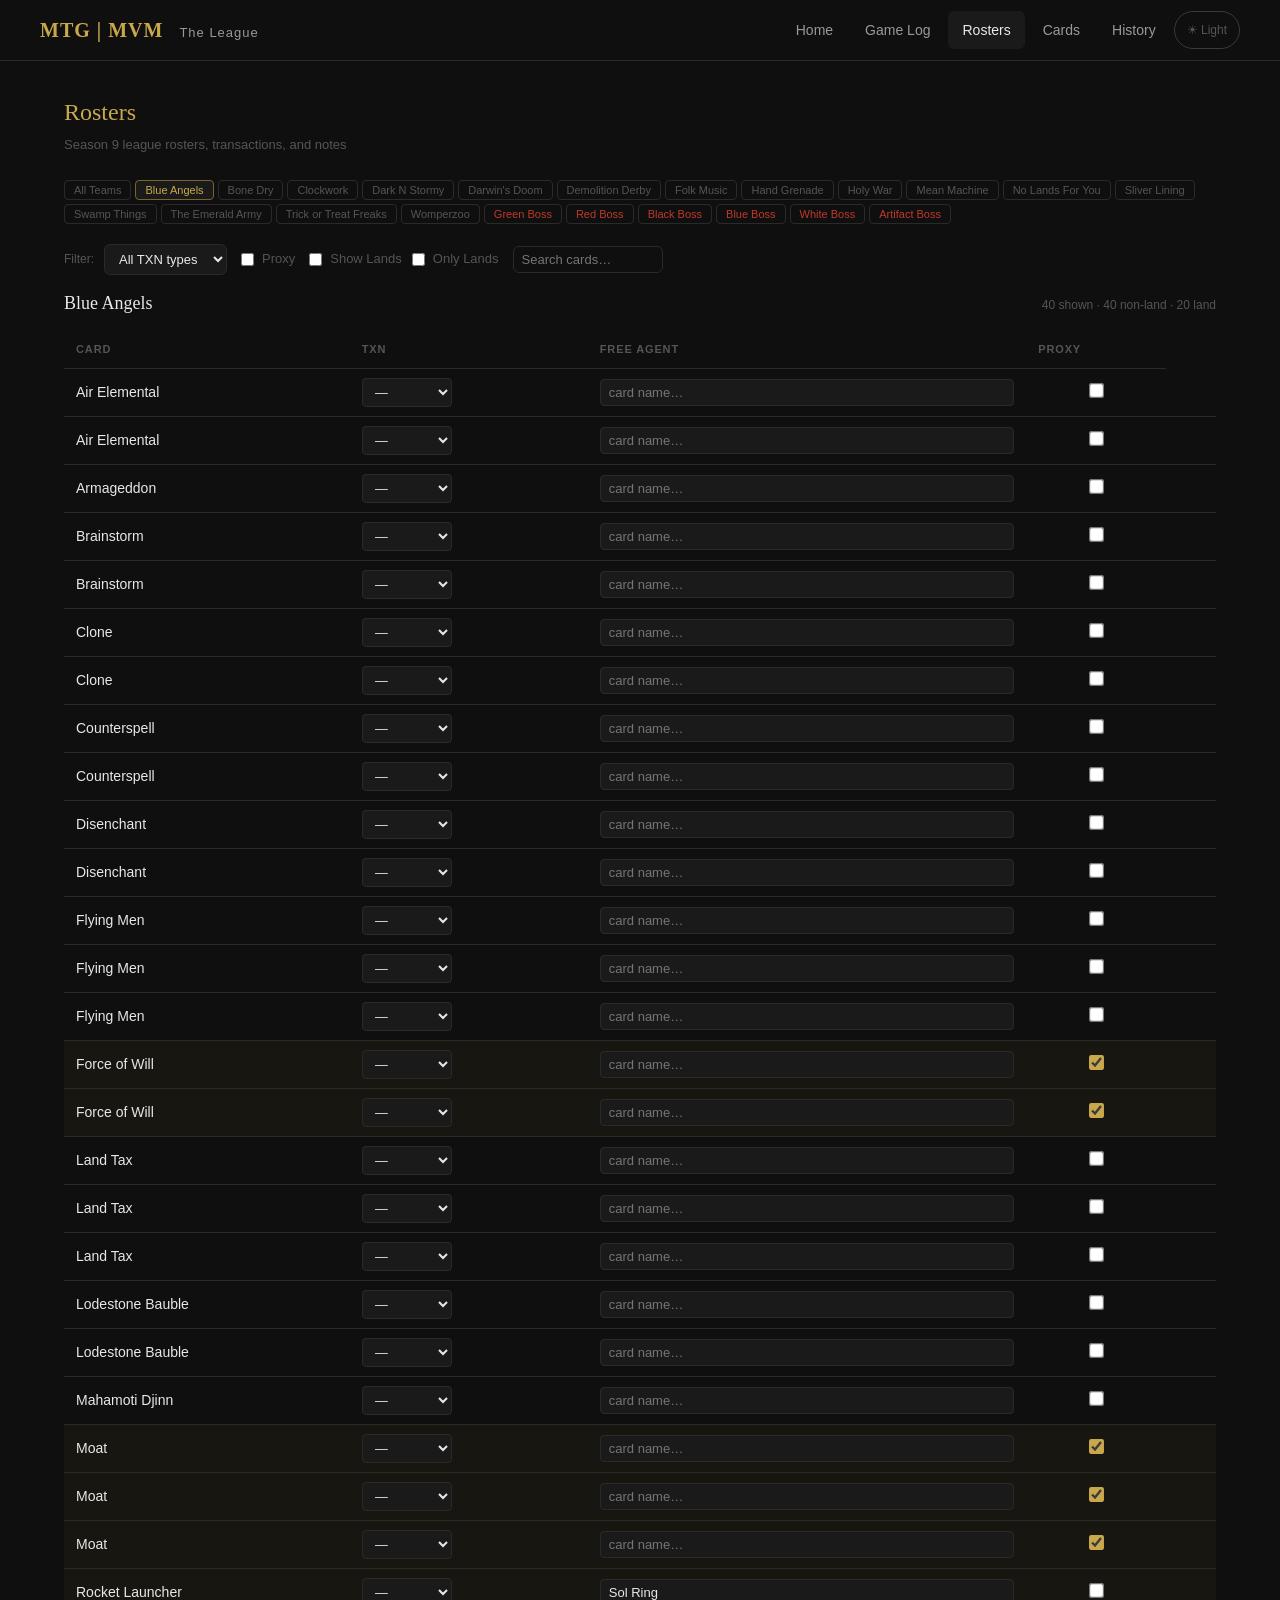
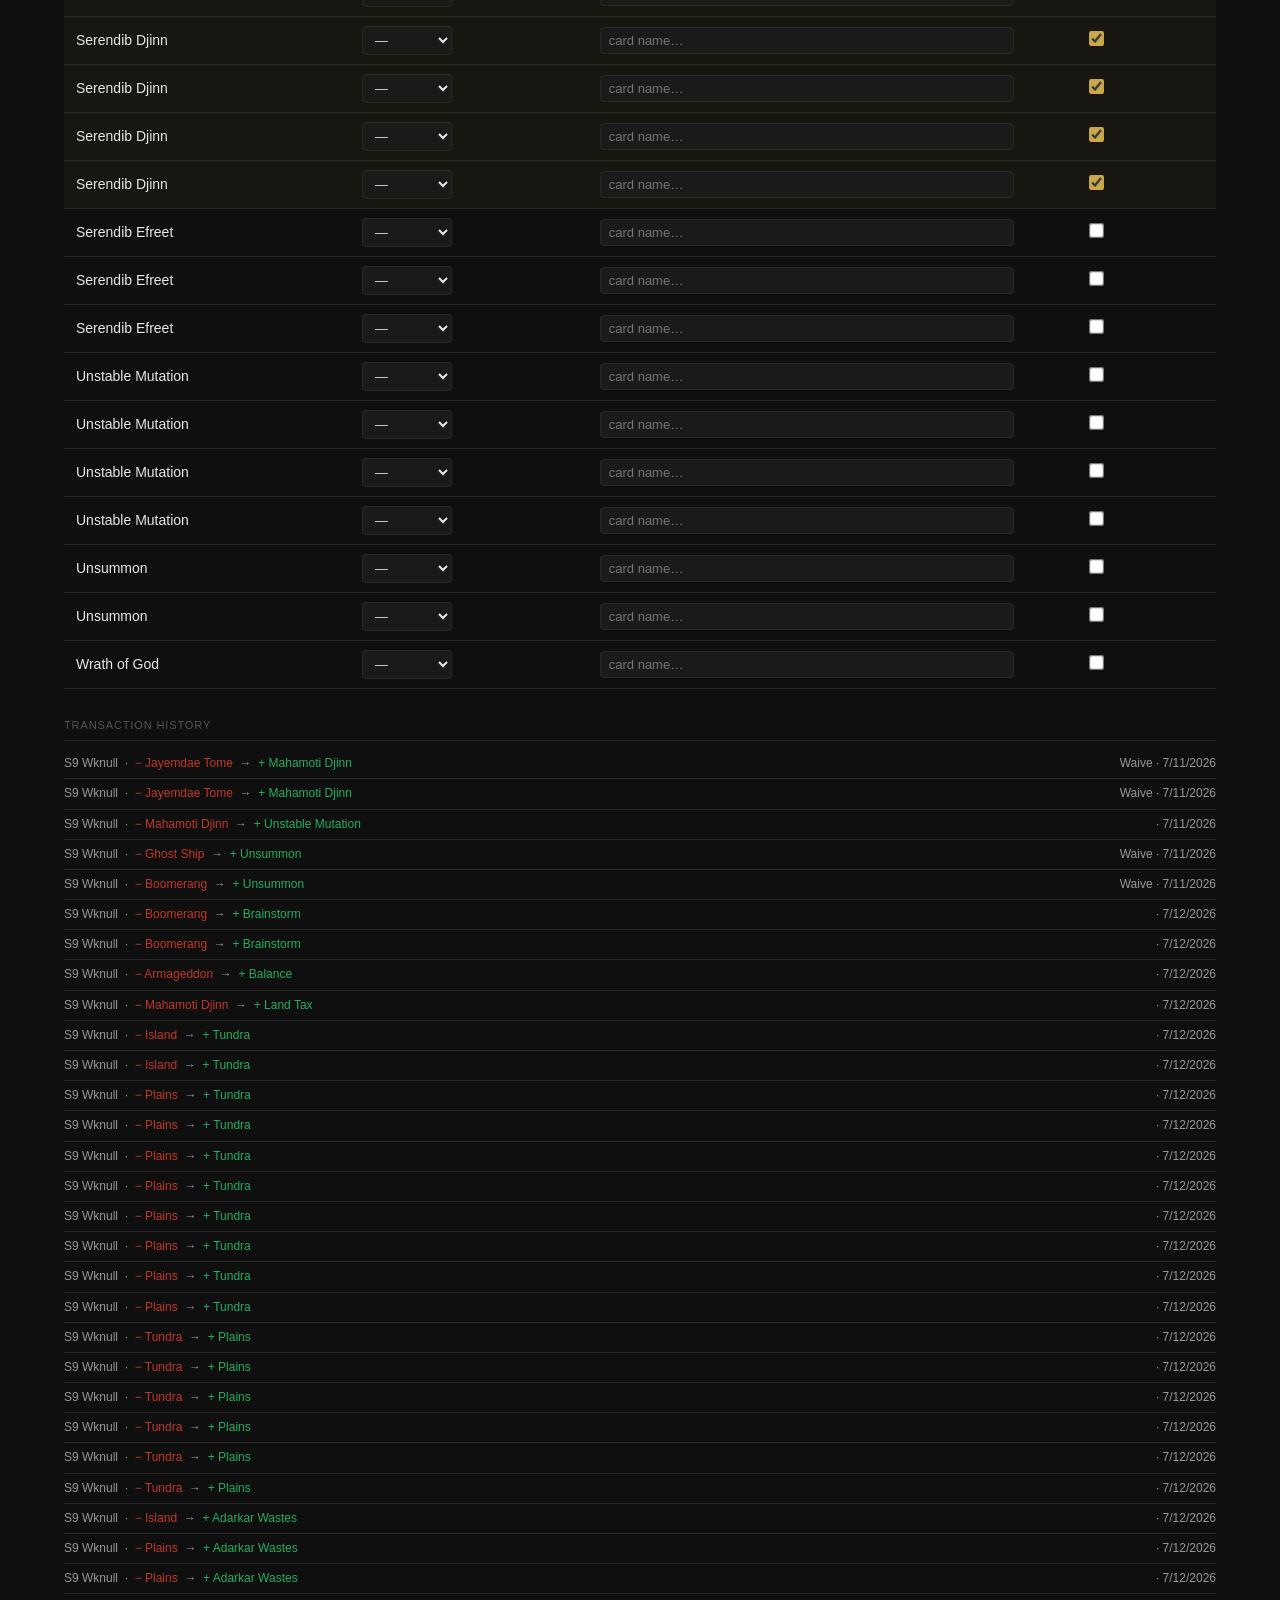
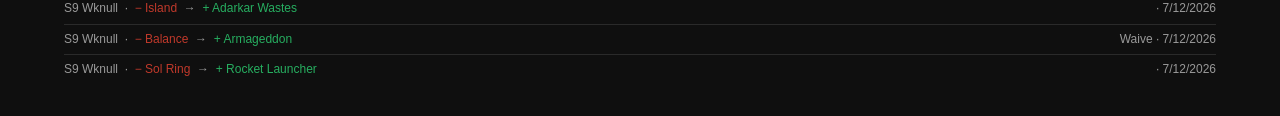
<file: rosters.html>
<!DOCTYPE html>
<html lang="en">
<head>
  <meta charset="UTF-8" />
  <meta name="viewport" content="width=device-width, initial-scale=1.0" />
  <title>Rosters — MTG | MVM</title>
  <link rel="stylesheet" href="css/styles.css" />
  <style>
    /* ---- ROSTERS PAGE ---- */
    .roster-page-header { margin-bottom: 24px; }
    .roster-page-title { font-family: var(--font-head); font-size: 24px; color: var(--gold); margin-bottom: 4px; }
    .roster-page-sub { font-size: 13px; color: var(--text-muted); }

    .roster-control-bar {
      display: flex; justify-content: space-between; align-items: center;
      flex-wrap: wrap; gap: 12px; margin-bottom: 24px;
    }
    .roster-toggle { display: flex; gap: 4px; }
    .roster-toggle button {
      background: var(--bg-card); border: 1px solid var(--border);
      color: var(--text-secondary); padding: 7px 16px; border-radius: var(--radius);
      cursor: pointer; font-size: 13px; font-family: var(--font-body); transition: all 0.15s;
    }
    .roster-toggle button.active { border-color: var(--gold-dim); color: var(--gold); }
    .roster-toggle button:hover:not(.active) { border-color: var(--border-accent); color: var(--text-primary); }
    label.roster-lands-label {
      display: flex; align-items: center; gap: 8px;
      font-size: 13px; color: var(--text-muted); cursor: pointer; user-select: none;
      text-transform: none; letter-spacing: normal; font-weight: normal; margin-bottom: 0;
    }
    label.roster-lands-label input[type=checkbox] { accent-color: var(--gold); cursor: pointer; width: auto; }

    .roster-switcher { margin-bottom: 20px; }
    .roster-switcher-block { margin-bottom: 12px; }
    .roster-switcher-label {
      font-size: 11px; color: var(--text-muted); text-transform: uppercase;
      letter-spacing: 0.08em; margin-bottom: 7px;
    }
    .roster-switcher-row { display: flex; flex-wrap: wrap; gap: 4px; }
    .roster-team-btn {
      background: var(--bg); border: 1px solid var(--border);
      color: var(--text-muted); padding: 3px 9px; border-radius: 4px;
      cursor: pointer; font-size: 11px; font-family: var(--font-body); transition: all 0.15s;
      white-space: nowrap;
    }
    .roster-team-btn:hover:not(.active) { border-color: var(--border-accent); color: var(--text-secondary); }
    .roster-team-btn.active { border-color: var(--gold-dim); color: var(--gold); background: var(--bg-card); }
    .roster-team-btn.boss { color: var(--red); }
    .roster-team-btn.boss.active { border-color: var(--red); background: rgba(192,57,43,0.08); color: var(--red); }

    .roster-team-header {
      display: flex; justify-content: space-between; align-items: baseline;
      margin-bottom: 14px; flex-wrap: wrap; gap: 8px;
    }
    .roster-team-name { font-family: var(--font-head); font-size: 18px; color: var(--text-primary); }
    .roster-card-count { font-size: 12px; color: var(--text-muted); }

    .roster-table-wrap { overflow-x: auto; }
    .roster-table { width: 100%; border-collapse: collapse; font-size: 14px; }
    .roster-table th {
      text-align: left; color: var(--text-muted); font-size: 11px; font-weight: 600;
      text-transform: uppercase; letter-spacing: 0.08em; padding: 9px 12px;
      border-bottom: 1px solid var(--border); white-space: nowrap;
    }
    .roster-table td { padding: 9px 12px; border-bottom: 1px solid var(--border); color: var(--text-primary); }
    .roster-table td.muted { color: var(--text-muted); }
    .roster-table tbody tr:nth-child(even) { background: rgba(0,0,0,0.015); }
    [data-theme="dark"] .roster-table tbody tr:nth-child(even) { background: rgba(255,255,255,0.015); }
    .roster-table tbody tr:hover td { background: rgba(184,151,42,0.08); }
    .roster-table tbody tr.has-note { background: rgba(184,151,42,0.05); }

    .txn-badge {
      display: inline-block; font-size: 11px; padding: 2px 8px; border-radius: 8px;
      font-weight: 600; border: 1px solid var(--border); background: var(--bg-card);
    }
    .txn-Waive  { color: var(--gold);    border-color: var(--gold-dim); }
    .txn-Trade  { color: var(--green);   border-color: #1e7a45; }
    .txn-Buy    { color: #5b9cf6;        border-color: #1a5f8a; }
    .txn-Create { color: #a78bfa;        border-color: #7c3aed; }

    .proxy-badge {
      display: inline-block; font-size: 10px; padding: 2px 8px; border-radius: 8px;
      background: rgba(192,57,43,0.1); color: var(--red);
      border: 1px solid rgba(192,57,43,0.3); font-weight: 600;
    }
    .custom-badge {
      display: inline-block; font-size: 10px; padding: 2px 8px; border-radius: 8px;
      background: rgba(139,92,246,0.1); color: #a78bfa;
      border: 1px solid rgba(139,92,246,0.4); font-weight: 600;
    }
    .exception-badge {
      display: inline-block; font-size: 10px; padding: 2px 8px; border-radius: 8px;
      background: rgba(245,158,11,0.1); color: #f59e0b;
      border: 1px solid rgba(245,158,11,0.4); font-weight: 600; cursor: help;
    }

    .commit-btn {
      background: none; border: 1px solid var(--border); color: var(--text-secondary);
      padding: 4px 12px; border-radius: var(--radius); cursor: pointer;
      font-size: 12px; font-family: var(--font-body); transition: all 0.15s;
    }
    .commit-btn:hover { border-color: var(--gold-dim); color: var(--gold); }

    .txn-history-section { margin-top: 28px; }
    .txn-history-label {
      font-size: 11px; color: var(--text-muted); text-transform: uppercase;
      letter-spacing: 0.08em; margin-bottom: 8px; padding-bottom: 6px;
      border-bottom: 1px solid var(--border);
    }
    .txn-row {
      display: flex; justify-content: space-between; font-size: 12px;
      padding: 5px 0; border-bottom: 1px solid var(--border); color: var(--text-secondary);
    }
    .txn-row:last-child { border-bottom: none; }

    .roster-filter-bar { display: flex; gap: 10px; flex-wrap: wrap; margin-bottom: 14px; align-items: center; }
    .roster-filter-bar label:not(.roster-lands-label) { display: none; } /* suppress global label styles inside filter bar */
    .roster-filter-label { font-size: 12px; color: var(--text-muted); margin: 0; text-transform: none; letter-spacing: 0; }
    .roster-count { font-size: 12px; color: var(--text-muted); margin-bottom: 14px; }
    .roster-empty { color: var(--text-muted); font-size: 14px; padding: 32px 0; }

    /* filter bar selects — narrower than full-width global style */
    .roster-filter-bar select { width: auto; font-size: 13px; padding: 6px 10px; }
    .roster-inline-search {
      font-size: 13px; padding: 5px 24px 5px 8px; border-radius: var(--radius);
      border: 1px solid var(--border); background: var(--bg); color: var(--text-primary);
      width: 150px;
    }
    .roster-inline-search:focus { outline: none; border-color: var(--gold-dim); }
    .roster-inline-clear {
      position: absolute; right: 4px; top: 50%; transform: translateY(-50%);
      background: none; border: none; color: var(--text-muted); cursor: pointer;
      font-size: 12px; padding: 2px 3px; line-height: 1;
    }
    .roster-inline-clear:hover { color: var(--text-primary); }
    .roster-filter-clear {
      background: none; border: 1px solid var(--border); color: var(--text-muted);
      padding: 5px 10px; border-radius: var(--radius); cursor: pointer;
      font-size: 12px; font-family: var(--font-body); transition: all 0.15s;
    }
    .roster-filter-clear:hover { border-color: var(--gold-dim); color: var(--gold); }

    /* compact inline form controls inside the roster table */
    .roster-table select,
    .roster-table input[type=text] { font-size: 13px; padding: 5px 8px; border-radius: 4px; }
    .roster-table select       { width: auto; min-width: 90px; }
    .roster-table input[type=text]  { width: 100%; min-width: 110px; }
    .roster-table input[type=checkbox] {
      width: auto; cursor: pointer; accent-color: var(--gold); transform: scale(1.15);
    }
    .td-center { text-align: center; vertical-align: middle; }
    .td-commit { text-align: right; white-space: nowrap; min-width: 80px; }
  </style>
</head>
<body data-page="rosters">
  <div id="site-header"></div>

  <div class="container">
    <div class="roster-page-header">
      <div class="roster-page-title">Rosters</div>
      <div class="roster-page-sub">Season 9 league rosters, transactions, and notes</div>
    </div>
    <div id="rosters-root">
      <div class="roster-empty">Loading roster data…</div>
    </div>
  </div>

  <script src="js/theme.js"></script>
  <script src="js/header.js"></script>
  <script src="js/rosters.js"></script>
</body>
</html>
</file>
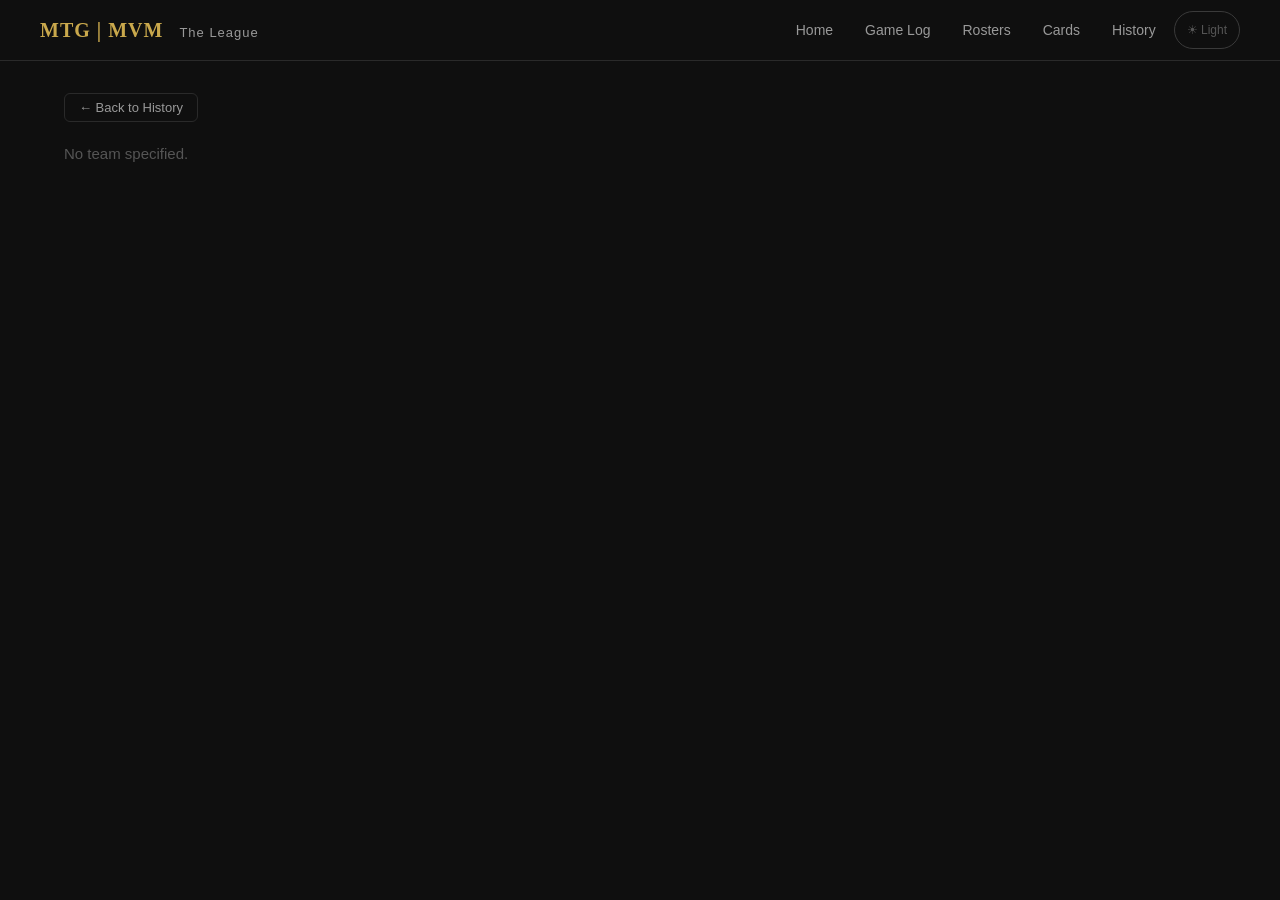
<file: team-history.html>
<!DOCTYPE html>
<html lang="en">
<head>
  <meta charset="UTF-8">
  <meta name="viewport" content="width=device-width, initial-scale=1.0">
  <title>Team History — MTG | MVM</title>
  <link rel="stylesheet" href="css/styles.css">
  <style>
    .th-header {
      background: linear-gradient(135deg, var(--bg-card) 0%, var(--bg) 100%);
      border: 1px solid var(--border);
      border-radius: var(--radius);
      padding: 28px 32px;
      margin-bottom: 24px;
    }
    .th-name { font-family: var(--font-head); font-size: 30px; color: var(--gold); margin-bottom: 6px; }
    .th-sub { color: var(--text-secondary); font-size: 14px; margin-bottom: 18px; }
    .th-stats-row { display: flex; gap: 32px; flex-wrap: wrap; align-items: flex-start; }
    .th-stat { text-align: center; min-width: 60px; }
    .th-stat-val { display: block; font-size: 24px; font-weight: 700; font-family: var(--font-mono); color: var(--text-primary); white-space: nowrap; }
    .th-stat-val-sm { display: block; font-size: 24px; font-weight: 700; font-family: var(--font-mono); color: var(--text-primary); white-space: nowrap; letter-spacing: -0.02em; }
    .th-stat-label { font-size: 11px; color: var(--text-muted); text-transform: uppercase; letter-spacing: 0.06em; }
  </style>
</head>
<body data-page="team-history">

<div id="site-header"></div>

<div class="container">
  <button class="back-btn" onclick="history.back()">← Back to History</button>
  <div id="content">Loading...</div>
</div>

<script src="js/theme.js"></script>
<script src="js/header.js"></script>
<script>
async function init() {
  const params = new URLSearchParams(window.location.search);
  const teamName = params.get('team');
  if (!teamName) {
    document.getElementById('content').innerHTML = '<p style="color:var(--text-muted)">No team specified.</p>';
    return;
  }

  const res = await fetch('data/history.json');
  const history = await res.json();
  const team = history.all_time_teams[teamName];

  if (!team) {
    document.getElementById('content').innerHTML = `<p style="color:var(--text-muted)">No data found for "${teamName}".</p>`;
    return;
  }

  const champText = team.championships > 0
    ? `${team.championships}x League Champion (Season${team.championship_seasons.length > 1 ? 's' : ''} ${team.championship_seasons.join(', ')})`
    : 'No championships';

  const archetype = history.team_archetypes && history.team_archetypes[teamName];
  const archetypeHtml = archetype ? `
    <div style="background:var(--bg-card);border:1px solid var(--border);border-radius:var(--radius);padding:16px 20px;margin-bottom:20px">
      <div style="display:flex;gap:12px;align-items:baseline;flex-wrap:wrap;margin-bottom:8px">
        <span style="font-family:var(--font-head);font-size:15px;color:var(--text-primary);font-weight:600">${archetype.archetype}</span>
        <span style="font-size:12px;color:var(--text-muted)">${archetype.colors.join(' · ')}</span>
      </div>
      <div style="font-size:13px;color:var(--text-secondary);line-height:1.7;margin-bottom:10px">${archetype.flavor}</div>
      ${archetype.key_cards && archetype.key_cards.length ? `<div style="font-size:11px;color:var(--text-muted)">Key cards: <span style="color:var(--gold)">${archetype.key_cards.join(', ')}</span></div>` : ''}
    </div>` : '';

  const BOSS_TEAMS = ['Green Boss', 'Red Boss', 'Black Boss', 'Blue Boss', 'White Boss', 'Artifact Boss'];
  const isBossTeam = BOSS_TEAMS.includes(teamName);

  let headerStats = '';
  let mainContent = '';

  if (isBossTeam) {
    const structuredGames = (history.boss_fights || [])
      .filter(g => g.boss === teamName)
      .map(g => ({
        season: g.season, match_type: g.match_type, game: g.game,
        winner: g.winner, loser: g.loser, winner_score: g.winner_score,
        loser_score: g.loser_score, turns: g.turns, mvp: g.mvp,
        commentary: g.commentary || '', champion: g.champion,
        bossWon: g.winner === teamName, source: 'boss_fights'
      }));

    const historicalGames = [];
    Object.entries(history.seasons).forEach(([sNum, season]) => {
      (season.games || []).forEach(g => {
        if (g.winner === teamName || g.loser === teamName) {
          historicalGames.push({
            season: parseInt(sNum), match_type: g.match_type, game: g.game,
            winner: g.winner, loser: g.loser,
            winner_score: g.winner_score, loser_score: g.loser_score,
            turns: g.turns, mvp: g.mvp, commentary: '', champion: null,
            bossWon: g.winner === teamName, source: 'historical'
          });
        }
      });
      (season.playoff_series || []).forEach(s => {
        (s.games || []).forEach(g => {
          if (g.winner === teamName || g.loser === teamName) {
            historicalGames.push({
              season: parseInt(sNum), match_type: 'Playoffs', game: g.game,
              winner: g.winner, loser: g.loser,
              winner_score: g.winner_score, loser_score: g.loser_score,
              turns: g.turns, mvp: g.mvp, commentary: '', champion: null,
              bossWon: g.winner === teamName, source: 'historical'
            });
          }
        });
      });
    });

    const buildGameRow = (g) => {
      const opponent = g.bossWon ? g.loser : g.winner;
      const scoreStr = (g.winner_score != null && g.loser_score != null) ? `${g.winner_score} – ${g.loser_score}` : '—';
      const noteId = `boss-game-s${g.season}-${g.game}-${(opponent||'').replace(/\W+/g,'')}`;
      return `<div style="padding:5px 0;border-bottom:1px solid var(--border)">
        <div style="display:flex;justify-content:space-between;align-items:center;font-size:13px;${g.commentary?'cursor:pointer':''}" ${g.commentary?`onclick="const n=document.getElementById('${noteId}');n.style.display=n.style.display==='none'?'block':'none'"`:''}>
          <span>
            <span style="color:var(--gold)">${g.bossWon ? teamName : opponent}</span>
            <span style="color:var(--text-muted)"> def. </span>
            <span style="color:var(--text-secondary)">${g.bossWon ? opponent : teamName}</span>
            ${g.turns?`<span style="color:var(--text-muted);font-size:11px;margin-left:8px">${g.turns}t</span>`:''}
            ${g.mvp?`<span style="color:var(--text-muted);font-size:11px;margin-left:8px">${g.mvp}</span>`:''}
          </span>
          <span style="font-family:var(--font-mono);font-size:12px;color:${g.bossWon?'var(--green)':'var(--red)'}">${g.bossWon?'W':'L'} ${scoreStr}${g.commentary?' <span style="color:var(--text-muted);font-size:10px">▾</span>':''}</span>
        </div>
        ${g.commentary?`<div id="${noteId}" style="display:none;font-size:12px;color:var(--text-secondary);line-height:1.6;padding:8px 0 4px;white-space:pre-line">${g.commentary}</div>`:''}
      </div>`;
    };

    const allGames = [...historicalGames, ...structuredGames];
    const w = allGames.filter(g => g.bossWon).length;
    const l = allGames.filter(g => !g.bossWon).length;
    const winPct = allGames.length ? ((w / allGames.length) * 100).toFixed(1) + '%' : '—';

    headerStats = `
      <div class="th-stats-row">
        <div class="th-stat"><span class="th-stat-val">${w}</span><span class="th-stat-label">Wins</span></div>
        <div class="th-stat"><span class="th-stat-val">${l}</span><span class="th-stat-label">Losses</span></div>
        <div class="th-stat"><span class="th-stat-val">${w}-${l}</span><span class="th-stat-label">All-Time Record</span></div>
        <div class="th-stat"><span class="th-stat-val">${winPct}</span><span class="th-stat-label">Win %</span></div>
      </div>`;

    if (historicalGames.length > 0) {
      const s3Games = historicalGames.filter(g => g.season === 3);
      const s3Regular = s3Games.filter(g => !g.match_type.toLowerCase().includes('playoff'));
      const s3Playoff = s3Games.filter(g => g.match_type.toLowerCase().includes('playoff'));
      const s3W = s3Games.filter(g => g.bossWon).length;
      const s3L = s3Games.filter(g => !g.bossWon).length;

      const bossCapacityGames = [
        ...historicalGames.filter(g => g.season === 7),
        ...structuredGames
      ].sort((a, b) => b.season - a.season || a.game - b.game);
      const bossCapacityW = bossCapacityGames.filter(g => g.bossWon).length;
      const bossCapacityL = bossCapacityGames.filter(g => !g.bossWon).length;

      const bossCapacityBySeason = {};
      bossCapacityGames.forEach(g => {
        if (!bossCapacityBySeason[g.season]) bossCapacityBySeason[g.season] = [];
        bossCapacityBySeason[g.season].push(g);
      });
      const bossCapacityHtml = Object.entries(bossCapacityBySeason)
        .sort(([a], [b]) => b - a)
        .map(([sNum, games]) => {
          const sW = games.filter(g => g.bossWon).length;
          const sL = games.filter(g => !g.bossWon).length;
          return `<div style="margin-top:10px">
            <div style="font-size:10px;color:var(--gold);text-transform:uppercase;letter-spacing:0.1em;padding:6px 0 4px;border-top:1px solid var(--border)">Season ${sNum} · ${sW}-${sL}</div>
            ${games.map(buildGameRow).join('')}
          </div>`;
        }).join('');

      mainContent = `
        <div class="section-header"><span class="section-title">Boss Fight Record</span><span style="font-size:11px;color:var(--text-muted)">${bossCapacityW}-${bossCapacityL}</span></div>
        <div style="margin-bottom:28px">${bossCapacityHtml || '<div style="color:var(--text-muted);font-size:13px">No boss fight games recorded yet.</div>'}</div>
        <div class="section-header"><span class="section-title">Season 3 — Regular Season & Playoffs</span><span style="font-size:11px;color:var(--text-muted)">${s3W}-${s3L}</span></div>
        <div style="margin-bottom:24px">
          ${s3Playoff.length ? `<div style="font-size:10px;color:var(--gold);text-transform:uppercase;letter-spacing:0.1em;padding:6px 0 4px;border-top:1px solid var(--border)">Playoffs</div>${s3Playoff.map(buildGameRow).join('')}` : ''}
          ${s3Regular.length ? `<div style="font-size:10px;color:var(--text-muted);text-transform:uppercase;letter-spacing:0.1em;padding:10px 0 4px;border-top:1px solid var(--border);margin-top:8px">Regular Season</div>${s3Regular.map(buildGameRow).join('')}` : ''}
        </div>
      `;
    } else {
      const bossCapacityBySeason = {};
      structuredGames.forEach(g => {
        if (!bossCapacityBySeason[g.season]) bossCapacityBySeason[g.season] = [];
        bossCapacityBySeason[g.season].push(g);
      });
      const gamesHtml = Object.entries(bossCapacityBySeason).map(([sNum, games]) => {
        const sW = games.filter(g => g.bossWon).length;
        const sL = games.filter(g => !g.bossWon).length;
        return `<div style="margin-top:10px">
          <div style="font-size:10px;color:var(--gold);text-transform:uppercase;letter-spacing:0.1em;padding:6px 0 4px;border-top:1px solid var(--border)">Season ${sNum} · ${sW}-${sL}</div>
          ${games.map(buildGameRow).join('')}
        </div>`;
      }).join('');
      mainContent = `
        <div class="section-header"><span class="section-title">Boss Fight Record</span></div>
        <div style="margin-bottom:24px">${gamesHtml || '<div style="color:var(--text-muted);font-size:13px">No games recorded yet.</div>'}</div>`;
    }

  } else {
    // Collect mashup footnotes
    const mashupFootnotes = [];
    const seasonRows = team.season_records.map(s => {
      let mashupNote = '';
      if (s.mashupLabel) {
        const fnIndex = mashupFootnotes.length + 1;
        const roleText = s.mashupRole === 'first'
          ? `Pre-merge portion — played as "${s.mashupLabel}" once combined`
          : `Joined mid-season — played as "${s.mashupLabel}" once combined`;
        const playoffNote = (s.mashupRole === 'second' && s.playoff_w != null)
          ? ` Includes ${s.playoff_w}-${s.playoff_l} playoff record.`
          : '';
        mashupFootnotes.push(`<sup>${fnIndex}</sup> ${roleText}.${playoffNote}`);
        mashupNote = `<sup style="color:var(--gold);font-size:10px;cursor:default" title="${roleText}${playoffNote}">${fnIndex}</sup>`;
      }
      const playoffCell = (s.mashupRole === 'second' && s.playoff_w != null)
        ? `<td class="num" style="font-size:12px;color:var(--text-muted)">${s.playoff_w}-${s.playoff_l}</td>`
        : '<td class="num" style="color:var(--text-muted)">—</td>';
      return `<tr>
        <td><a href="history.html">Season ${s.season}</a>${s.is_champion ? ' 👑' : ''}${mashupNote}</td>
        <td class="num">${s.w}</td>
        <td class="num">${s.l}</td>
        <td class="num">${s.win_pct != null ? (s.win_pct*100).toFixed(1)+'%' : '—'}</td>
        <td style="font-size:12px;color:var(--text-secondary)">${s.team_mvp ? s.team_mvp + (s.team_mvp_count > 1 ? ' (' + s.team_mvp_count + 'x)' : '') : '—'}</td>
        <td class="num"><span class="power-score">${s.power_score.toFixed(1)}</span></td>
        <td class="num" style="color:var(--text-muted)">${s.udpi != null ? s.udpi.toFixed(3) : '—'}</td>
        ${playoffCell}
      </tr>`;
    }).join('');

    const hasPlayoffs = team.season_records.some(s => s.mashupRole === 'second' && s.playoff_w != null);
    const footnotesHtml = mashupFootnotes.length
      ? `<div style="font-size:11px;color:var(--text-muted);margin-top:10px;line-height:1.8;border-top:1px solid var(--border);padding-top:10px">
          ${mashupFootnotes.map(f => `<div>${f}</div>`).join('')}
        </div>`
      : '';

    headerStats = `
      <div class="th-stats-row">
        <div class="th-stat">
          <span class="th-stat-val" style="color:var(--gold)">${team.championships}</span>
          <span class="th-stat-label">Titles</span>
        </div>
        <div class="th-stat">
          <span class="th-stat-val">${team.seasons_played.length}</span>
          <span class="th-stat-label">Seasons</span>
        </div>
        <div class="th-stat">
          <span class="th-stat-val">${team.total_w}-${team.total_l}</span>
          <span class="th-stat-label">All-Time Record</span>
        </div>
        <div class="th-stat">
          <span class="th-stat-val">${(team.win_pct*100).toFixed(1)}%</span>
          <span class="th-stat-label">All-Time Win %</span>
        </div>
        ${team.top_mvp_card ? `<div class="th-stat">
          <span class="th-stat-val-sm">${team.top_mvp_card}</span>
          <span class="th-stat-label">All-Time MVP${team.top_mvp_count ? ' · ' + team.top_mvp_count + 'x' : ''}</span>
        </div>` : ''}
      </div>`;

    mainContent = `
      <div class="section-header"><span class="section-title">Season-by-Season</span></div>
      <div style="overflow-x:auto;margin-bottom:24px">
        <table class="standings-table">
          <thead>
            <tr><th>Season</th><th class="num">W</th><th class="num">L</th><th class="num">Win%</th><th>Season MVP</th><th class="num">Power Score</th><th class="num">U-DPI</th>${hasPlayoffs ? '<th class="num">Playoffs</th>' : ''}</tr>
          </thead>
          <tbody>${seasonRows}</tbody>
        </table>
        ${footnotesHtml}
      </div>`;
  }

  const html = `
    <div class="th-header">
      <div class="th-name">${team.team}</div>
      ${archetype ? `<div style="font-size:13px;color:var(--text-muted);margin-bottom:4px">${archetype.archetype} · ${archetype.colors.join(', ')}</div>` : ''}
      ${archetype ? `<div class="th-sub" style="font-size:13px;color:var(--text-secondary);margin-bottom:12px;line-height:1.6;max-width:600px">${archetype.flavor}</div>` : ''}
      ${headerStats}
    </div>
    ${mainContent}
  `;
  // Build waiver log for this team across all seasons
  const teamWaivers = [];
  Object.entries(history.seasons).forEach(([sNum, season]) => {
    const waivers = (season.waivers || []).filter(w => w.team === teamName);
    waivers.forEach(w => teamWaivers.push({...w, season: parseInt(sNum)}));
  });
  teamWaivers.sort((a,b) => a.season - b.season || a.week - b.week);

  let waiverHtml = '';
  if (teamWaivers.length > 0) {
    const bySeason = {};
    teamWaivers.forEach(w => {
      if (!bySeason[w.season]) bySeason[w.season] = [];
      bySeason[w.season].push(w);
    });
    const seasonBlocks = Object.entries(bySeason).map(([sNum, waivers]) => {
      const rows = waivers.map(w => `
        <div style="display:grid;grid-template-columns:60px 1fr 1fr;gap:8px;align-items:center;padding:7px 0;border-bottom:1px solid var(--border);font-size:13px">
          <span style="color:var(--text-muted)">Wk ${w.week}</span>
          <span><span style="color:var(--red)">− ${w.card_out}</span></span>
          <span><span style="color:var(--green)">+ ${w.card_in}</span></span>
        </div>`).join('');
      return `
        <div style="margin-bottom:20px">
          <div style="font-size:11px;color:var(--gold-dim);text-transform:uppercase;letter-spacing:0.1em;margin-bottom:8px;padding-bottom:4px;border-bottom:1px solid var(--border)">Season ${sNum} · ${waivers.length} transaction${waivers.length>1?'s':''}</div>
          ${rows}
        </div>`;
    }).join('');

    waiverHtml = `
      <div class="section-header" style="margin-top:8px"><span class="section-title">Roster Changes</span></div>
      <div style="background:var(--bg-card);border:1px solid var(--border);border-radius:var(--radius);padding:16px 20px;margin-bottom:24px">
        <div style="display:grid;grid-template-columns:60px 1fr 1fr;gap:8px;padding-bottom:6px;margin-bottom:4px;border-bottom:2px solid var(--border)">
          <span style="font-size:10px;color:var(--text-muted);text-transform:uppercase;letter-spacing:0.06em">Week</span>
          <span style="font-size:10px;color:var(--text-muted);text-transform:uppercase;letter-spacing:0.06em">Card Out</span>
          <span style="font-size:10px;color:var(--text-muted);text-transform:uppercase;letter-spacing:0.06em">Card In</span>
        </div>
        ${seasonBlocks}
        <div style="font-size:11px;color:var(--text-muted);margin-top:8px">${teamWaivers.length} total transactions across ${Object.keys(bySeason).length} season${Object.keys(bySeason).length>1?'s':''}</div>
      </div>`;
  }

  document.getElementById('content').innerHTML = html + waiverHtml;
}

document.addEventListener('DOMContentLoaded', init);
</script>
</body>
</html>
</file>
<file: css/styles.css>
/* ============================================
   MTG | MVM THE LEAGUE — STYLESHEET
   ============================================ */

:root {
  --bg: #0f0f0f;
  --bg-card: #1a1a1a;
  --bg-card-hover: #222222;
  --border: #2a2a2a;
  --border-accent: #3a3a3a;
  --text-primary: #e8e8e8;
  --text-secondary: #999999;
  --text-muted: #555555;
  --gold: #c9a84c;
  --gold-dim: #7a6330;
  --red: #c0392b;
  --green: #27ae60;
  --blue-accent: #2980b9;
  --white-accent: #f0f0f0;
  --font-head: 'Georgia', 'Times New Roman', serif;
  --font-body: 'Inter', 'Helvetica Neue', Arial, sans-serif;
  --font-mono: 'SF Mono', 'Monaco', monospace;
  --radius: 6px;
  --shadow: 0 2px 12px rgba(0,0,0,0.4);
}

[data-theme="light"] {
  --bg: #f5f0e8;
  --bg-card: #ede7d9;
  --bg-card-hover: #e5ddd0;
  --border: #cfc5b0;
  --border-accent: #b8ad9a;
  --text-primary: #2a2218;
  --text-secondary: #5a4f3e;
  --text-muted: #8a7d6a;
  --gold: #8a6820;
  --gold-dim: #c9a84c;
  --red: #9b2335;
  --green: #1e7a45;
  --blue-accent: #1a5f8a;
  --white-accent: #2a2218;
  --shadow: 0 2px 12px rgba(0,0,0,0.15);
  --header-bg: #ede7d9;
  --accordion-body-bg: #ede7d9;
  --chart-axis: #b8ad9a;
  --chart-label: #8a7d6a;
}

.theme-toggle {
  background: none;
  border: 1px solid var(--border-accent);
  color: var(--text-muted);
  border-radius: 20px;
  padding: 4px 12px;
  cursor: pointer;
  font-size: 12px;
  font-family: var(--font-body);
  transition: all 0.15s;
  white-space: nowrap;
}
.theme-toggle:hover { border-color: var(--gold); color: var(--gold); }

* { box-sizing: border-box; margin: 0; padding: 0; }

body {
  background: var(--bg);
  color: var(--text-primary);
  font-family: var(--font-body);
  font-size: 15px;
  line-height: 1.6;
  min-height: 100vh;
}

a { color: var(--gold); text-decoration: none; }
a:hover { color: var(--white-accent); }

/* ---- HEADER ---- */
.site-header {
  background: var(--header-bg);
  border-bottom: 1px solid var(--border);
  padding: 0 24px;
  position: sticky;
  top: 0;
  z-index: 100;
}
.header-inner {
  max-width: 1200px;
  margin: 0 auto;
  display: flex;
  align-items: center;
  justify-content: space-between;
  height: 60px;
}
.site-logo {
  font-family: var(--font-head);
  font-size: 20px;
  font-weight: bold;
  color: var(--gold);
  letter-spacing: 0.05em;
}
.site-logo span {
  color: var(--text-secondary);
  font-size: 13px;
  font-weight: normal;
  margin-left: 10px;
  font-family: var(--font-body);
}
nav { display: flex; gap: 4px; }
nav a {
  color: var(--text-secondary);
  padding: 8px 14px;
  border-radius: var(--radius);
  font-size: 14px;
  transition: all 0.15s;
}
nav a:hover, nav a.active {
  color: var(--text-primary);
  background: var(--bg-card);
}

/* ---- LAYOUT ---- */
.page { display: none; }
.page.active { display: block; }
.container {
  max-width: 1200px;
  margin: 0 auto;
  padding: 32px 24px;
}
.two-col {
  display: grid;
  grid-template-columns: 1fr 380px;
  gap: 28px;
  align-items: start;
}

/* ---- SECTION HEADERS ---- */
.section-header {
  display: flex;
  align-items: baseline;
  justify-content: space-between;
  margin-bottom: 16px;
}
.section-title {
  font-family: var(--font-head);
  font-size: 13px;
  font-weight: normal;
  color: var(--text-muted);
  text-transform: uppercase;
  letter-spacing: 0.12em;
}
.section-link {
  font-size: 13px;
  color: var(--gold-dim);
}

/* ---- STANDINGS TABLE ---- */
.standings-table {
  width: 100%;
  border-collapse: collapse;
  font-size: 14px;
}
.standings-table th {
  text-align: left;
  color: var(--text-muted);
  font-size: 11px;
  font-weight: 600;
  text-transform: uppercase;
  letter-spacing: 0.1em;
  padding: 8px 12px;
  border-bottom: 1px solid var(--border);
}
.standings-table th.num, .standings-table td.num {
  text-align: right;
}
.standings-table td {
  padding: 10px 12px;
  border-bottom: 1px solid var(--border);
  color: var(--text-primary);
}
.standings-table tr:hover td { background: var(--bg-card); }
.standings-table tr:last-child td { border-bottom: none; }

/* Zebra striping for all data tables */
.standings-table tbody tr:nth-child(even),
.adv-stat-table tbody tr:nth-child(even),
.at-table tbody tr:nth-child(even) { background: rgba(0,0,0,0.015); }

[data-theme="dark"] .standings-table tbody tr:nth-child(even),
[data-theme="dark"] .adv-stat-table tbody tr:nth-child(even),
[data-theme="dark"] .at-table tbody tr:nth-child(even) { background: rgba(255,255,255,0.015); }

.standings-table tbody tr:hover,
.adv-stat-table tbody tr:hover,
.at-table tbody tr:hover { background: rgba(184,151,42,0.08); }
.team-rank {
  color: var(--text-muted);
  font-size: 13px;
  width: 28px;
}
.team-name-cell a { color: var(--text-primary); font-weight: 500; }
.team-name-cell a:hover { color: var(--gold); }
.team-abbr {
  color: var(--text-muted);
  font-size: 12px;
  margin-left: 6px;
}
.streak-w { color: var(--green); font-weight: 600; }
.streak-l { color: var(--red); font-weight: 600; }
.diff-pos { color: var(--green); }
.diff-neg { color: var(--red); }
.power-score {
  font-weight: 600;
  color: var(--gold);
}

/* ---- RESULTS FEED ---- */
.results-feed { display: flex; flex-direction: column; gap: 12px; }
.result-card {
  background: var(--bg-card);
  border: 1px solid var(--border);
  border-radius: var(--radius);
  padding: 14px 16px;
  cursor: pointer;
  transition: border-color 0.15s;
}
.result-card:hover { border-color: var(--border-accent); }
.result-card.expanded { border-color: var(--gold-dim); }
.result-meta {
  display: flex;
  justify-content: space-between;
  align-items: center;
  margin-bottom: 8px;
}
.result-week {
  font-size: 11px;
  color: var(--text-muted);
  text-transform: uppercase;
  letter-spacing: 0.08em;
}
.result-turns {
  font-size: 11px;
  color: var(--text-muted);
}
.result-matchup {
  display: flex;
  align-items: center;
  gap: 10px;
  margin-bottom: 8px;
}
.result-team { font-weight: 500; font-size: 14px; }
.result-score {
  font-family: var(--font-mono);
  font-size: 14px;
  font-weight: 700;
  padding: 2px 10px;
  border-radius: 4px;
  background: var(--bg);
}
.result-score.winner { color: var(--gold); }
.result-score.loser { color: var(--text-muted); }
.result-vs { color: var(--text-muted); font-size: 12px; }
.result-mvp {
  font-size: 12px;
  color: var(--text-secondary);
}
.result-mvp span { color: var(--gold); }
.result-notes {
  display: none;
  margin-top: 10px;
  padding-top: 10px;
  border-top: 1px solid var(--border);
  font-size: 13px;
  color: var(--text-secondary);
  line-height: 1.7;
}
.result-card.expanded .result-notes { display: block; }

/* ---- MEET THE TEAMS ---- */
.meet-teams-section {
  border-top: 1px solid var(--border);
  padding-top: 20px;
}
.meet-teams-toggle {
  background: none;
  border: none;
  color: var(--text-secondary);
  font-family: var(--font-body);
  font-size: 13px;
  font-weight: 600;
  text-transform: uppercase;
  letter-spacing: 0.08em;
  cursor: pointer;
  padding: 0;
  display: flex;
  align-items: center;
  gap: 8px;
  transition: color 0.15s;
  margin-bottom: 0;
}
.meet-teams-toggle:hover { color: var(--gold); }
.meet-teams-chevron { font-size: 12px; color: var(--text-muted); }
.meet-teams-grid {
  display: grid;
  grid-template-columns: repeat(auto-fill, minmax(220px, 1fr));
  gap: 12px;
  margin-top: 16px;
}
.meet-team-card {
  background: var(--bg-card);
  border: 1px solid var(--border);
  border-radius: var(--radius);
  padding: 14px 16px;
}
a.meet-team-card-link {
  display: block;
  text-decoration: none;
  transition: border-color 0.15s, background 0.15s;
}
a.meet-team-card-link:hover {
  border-color: var(--gold-dim);
  background: var(--bg-hover, var(--bg-card));
}
a.meet-team-card-link:hover .meet-team-name {
  color: var(--gold);
}
.team-history-link {
  color: inherit;
  text-decoration: none;
  transition: color 0.15s;
}
.team-history-link:hover {
  color: var(--gold);
}
.meet-team-name {
  font-family: var(--font-head);
  font-size: 15px;
  color: var(--text-primary);
  margin-bottom: 5px;
}
.meet-team-identity {
  font-size: 12px;
  color: var(--gold-dim);
  margin-bottom: 5px;
  font-style: italic;
}
.meet-team-oneliner {
  font-size: 12px;
  color: var(--text-muted);
  line-height: 1.5;
}

.expand-hint {
  font-size: 11px;
  color: var(--text-muted);
  margin-top: 6px;
}

/* ---- POWER RANKINGS WIDGET ---- */
.power-list { display: flex; flex-direction: column; gap: 8px; }
.power-item {
  display: flex;
  align-items: center;
  gap: 10px;
  padding: 8px 10px;
  background: var(--bg-card);
  border-radius: var(--radius);
  border: 1px solid var(--border);
}
.power-rank {
  font-size: 13px;
  color: var(--text-muted);
  width: 20px;
  text-align: right;
  flex-shrink: 0;
}
.power-rank.top3 { color: var(--gold); font-weight: 700; }
.power-name { font-size: 14px; flex: 1; }
.power-val {
  font-family: var(--font-mono);
  font-size: 13px;
  color: var(--gold);
  font-weight: 600;
}
.power-delta {
  font-size: 11px;
  width: 28px;
  text-align: right;
}
.power-delta.up { color: var(--green); }
.power-delta.down { color: var(--red); }
.power-delta.same { color: var(--text-muted); }

/* ---- SEASON BANNER ---- */
.season-banner {
  background: linear-gradient(135deg, var(--bg-card) 0%, var(--bg) 100%);
  border: 1px solid var(--border);
  border-radius: var(--radius);
  padding: 28px 32px;
  margin-bottom: 28px;
}
.season-banner h1 {
  font-family: var(--font-head);
  font-size: 28px;
  color: var(--gold);
  margin-bottom: 6px;
}
.season-banner .tagline {
  color: var(--text-secondary);
  font-size: 15px;
}
.season-preview {
  color: var(--text-secondary);
  font-size: 14px;
  line-height: 1.65;
  margin-top: 14px;
  padding-top: 14px;
  border-top: 1px solid var(--border);
  max-width: 720px;
}
.season-stats {
  display: flex;
  gap: 32px;
  margin-top: 20px;
}
.season-stat-item { text-align: center; }
.season-stat-val {
  display: block;
  font-size: 24px;
  font-weight: 700;
  color: var(--text-primary);
  font-family: var(--font-mono);
}
.season-stat-label {
  font-size: 11px;
  color: var(--text-muted);
  text-transform: uppercase;
  letter-spacing: 0.08em;
}

/* ---- TEAM PAGE ---- */
.teams-grid {
  display: grid;
  grid-template-columns: repeat(auto-fill, minmax(280px, 1fr));
  gap: 16px;
}
.team-card {
  background: var(--bg-card);
  border: 1px solid var(--border);
  border-radius: var(--radius);
  padding: 18px;
  cursor: pointer;
  transition: border-color 0.15s, transform 0.1s;
}
.team-card:hover {
  border-color: var(--gold-dim);
  transform: translateY(-1px);
}
.team-card-header {
  display: flex;
  justify-content: space-between;
  align-items: flex-start;
  margin-bottom: 10px;
}
.team-card-name {
  font-family: var(--font-head);
  font-size: 16px;
  font-weight: bold;
  color: var(--text-primary);
}
.team-card-record {
  font-family: var(--font-mono);
  font-size: 14px;
  color: var(--text-secondary);
}
.team-card-identity {
  font-size: 12px;
  color: var(--text-muted);
  line-height: 1.5;
  margin-bottom: 10px;
}
.team-card-colors {
  display: flex;
  gap: 4px;
  flex-wrap: wrap;
}
.color-pip {
  font-size: 10px;
  padding: 2px 7px;
  border-radius: 10px;
  font-weight: 600;
  text-transform: uppercase;
  letter-spacing: 0.05em;
}
.color-White { background: #3a3a30; color: #e8e8b0; }
.color-Blue { background: #1a2a3a; color: #7ab8d4; }
.color-Black { background: #2a1a2a; color: #c07ac0; }
.color-Red { background: #3a1a1a; color: #d4746a; }
.color-Green { background: #1a2a1a; color: #7ac07a; }
.color-Colorless { background: #2a2a2a; color: #aaaaaa; }

/* Team detail view */
.team-detail { display: none; }
.team-detail.active { display: block; }
.back-btn {
  background: none;
  border: 1px solid var(--border);
  color: var(--text-secondary);
  padding: 6px 14px;
  border-radius: var(--radius);
  cursor: pointer;
  font-size: 13px;
  margin-bottom: 20px;
  transition: all 0.15s;
}
.back-btn:hover { border-color: var(--gold-dim); color: var(--text-primary); }
.team-detail-header {
  background: var(--bg-card);
  border: 1px solid var(--border);
  border-radius: var(--radius);
  padding: 24px;
  margin-bottom: 20px;
}
.team-detail-name {
  font-family: var(--font-head);
  font-size: 26px;
  color: var(--gold);
  margin-bottom: 4px;
}
.team-detail-oneliner {
  color: var(--text-secondary);
  font-size: 14px;
  margin-bottom: 16px;
}
.team-stats-row {
  display: flex;
  gap: 28px;
}
.team-stat { text-align: center; }
.team-stat-val {
  display: block;
  font-size: 22px;
  font-weight: 700;
  font-family: var(--font-mono);
  color: var(--text-primary);
}
.team-stat-label {
  font-size: 11px;
  color: var(--text-muted);
  text-transform: uppercase;
}
.roster-grid {
  display: flex;
  flex-wrap: wrap;
  gap: 6px;
}
.roster-card-name {
  background: var(--bg-card);
  border: 1px solid var(--border);
  border-radius: 4px;
  padding: 4px 10px;
  font-size: 13px;
  color: var(--text-secondary);
}

/* ---- GAME LOG PAGE ---- */
.game-filters {
  display: flex;
  gap: 10px;
  margin-bottom: 20px;
  flex-wrap: wrap;
}
.filter-btn {
  background: var(--bg-card);
  border: 1px solid var(--border);
  color: var(--text-secondary);
  padding: 6px 14px;
  border-radius: var(--radius);
  cursor: pointer;
  font-size: 13px;
  transition: all 0.15s;
}
.filter-btn:hover, .filter-btn.active {
  border-color: var(--gold-dim);
  color: var(--text-primary);
}
.game-log-list { display: flex; flex-direction: column; gap: 10px; }
.game-log-item {
  background: var(--bg-card);
  border: 1px solid var(--border);
  border-radius: var(--radius);
  padding: 14px 18px;
  cursor: pointer;
  transition: border-color 0.15s;
}
.game-log-item:hover { border-color: var(--border-accent); }
.game-log-item.expanded { border-color: var(--gold-dim); }
.game-log-header {
  display: flex;
  justify-content: space-between;
  align-items: center;
}
.game-log-matchup {
  font-size: 15px;
  font-weight: 500;
}
.game-log-score {
  font-family: var(--font-mono);
  font-size: 15px;
  font-weight: 700;
  color: var(--gold);
}
.game-log-meta {
  display: flex;
  gap: 16px;
  margin-top: 4px;
  font-size: 12px;
  color: var(--text-muted);
}
.game-log-notes {
  display: none;
  margin-top: 12px;
  padding-top: 12px;
  border-top: 1px solid var(--border);
  font-size: 13px;
  color: var(--text-secondary);
  line-height: 1.8;
}
.game-log-item.expanded .game-log-notes { display: block; }
.empty-state {
  text-align: center;
  padding: 60px 20px;
  color: var(--text-muted);
}
.empty-state h3 {
  font-family: var(--font-head);
  font-size: 20px;
  margin-bottom: 8px;
  color: var(--text-secondary);
}

/* ---- ADMIN PANEL ---- */
.admin-wrap {
  max-width: 680px;
  margin: 0 auto;
  padding: 32px 24px;
}
.admin-header {
  margin-bottom: 28px;
}
.admin-header h1 {
  font-family: var(--font-head);
  font-size: 24px;
  color: var(--gold);
  margin-bottom: 4px;
}
.admin-header p { color: var(--text-muted); font-size: 14px; }
.admin-tabs {
  display: flex;
  gap: 4px;
  margin-bottom: 24px;
  border-bottom: 1px solid var(--border);
  padding-bottom: 0;
}
.admin-tab {
  background: none;
  border: none;
  border-bottom: 2px solid transparent;
  color: var(--text-muted);
  padding: 8px 16px;
  cursor: pointer;
  font-size: 14px;
  margin-bottom: -1px;
  transition: all 0.15s;
}
.admin-tab.active {
  color: var(--gold);
  border-bottom-color: var(--gold);
}
.admin-panel { display: none; }
.admin-panel.active { display: block; }
.form-group { margin-bottom: 18px; }
.form-row {
  display: grid;
  grid-template-columns: 1fr 1fr;
  gap: 14px;
}
label {
  display: block;
  font-size: 12px;
  font-weight: 600;
  color: var(--text-muted);
  text-transform: uppercase;
  letter-spacing: 0.08em;
  margin-bottom: 6px;
}
input, select, textarea {
  width: 100%;
  background: var(--bg-card);
  border: 1px solid var(--border);
  border-radius: var(--radius);
  color: var(--text-primary);
  padding: 9px 12px;
  font-size: 14px;
  font-family: var(--font-body);
  transition: border-color 0.15s;
}
input:focus, select:focus, textarea:focus {
  outline: none;
  border-color: var(--gold-dim);
}
textarea { min-height: 120px; resize: vertical; }
select option { background: var(--bg-card); }
.btn-primary {
  background: var(--gold-dim);
  border: 1px solid var(--gold);
  color: var(--gold);
  padding: 10px 24px;
  border-radius: var(--radius);
  cursor: pointer;
  font-size: 14px;
  font-weight: 600;
  transition: all 0.15s;
  width: 100%;
  margin-top: 8px;
}
.btn-primary:hover {
  background: var(--gold);
  color: var(--bg);
}
.form-divider {
  border: none;
  border-top: 1px solid var(--border);
  margin: 24px 0;
}
.success-msg {
  display: none;
  background: #1a2a1a;
  border: 1px solid #27ae60;
  color: #7ac07a;
  padding: 10px 14px;
  border-radius: var(--radius);
  font-size: 13px;
  margin-top: 12px;
}

/* ---- GAME LOG INLINE FORM ---- */
/* ---- GAME LOG SIDE-RAIL LAYOUT ---- */
#gl-layout {
  display: flex;
  gap: 20px;
  align-items: flex-start;
}
#gl-list-col {
  flex: 1;
  min-width: 0;
}
#log-game-form-area {
  width: 300px;
  flex-shrink: 0;
  display: none;
}
#gl-layout.rail-open #log-game-form-area {
  display: block;
}

.log-game-form {
  background: var(--bg-card);
  border: 1px solid var(--border);
  border-radius: var(--radius);
  padding: 16px 18px;
  position: sticky;
  top: 16px;
}
.log-game-form-header {
  display: flex; justify-content: space-between; align-items: center;
  margin-bottom: 14px; padding-bottom: 12px; border-bottom: 1px solid var(--border);
}
.log-game-form-title {
  font-family: var(--font-head); font-size: 15px; color: var(--text-primary);
}
.log-game-form-close {
  background: none; border: none; color: var(--text-muted);
  font-size: 15px; cursor: pointer; padding: 3px 7px;
  border-radius: var(--radius); line-height: 1; transition: color 0.15s;
}
.log-game-form-close:hover { color: var(--text-primary); }
.log-game-prefill-banner {
  background: rgba(184,151,42,0.08); border: 1px solid var(--gold-dim);
  border-radius: var(--radius); padding: 7px 10px;
  font-size: 12px; color: var(--text-secondary); margin-bottom: 14px;
  line-height: 1.4;
}

/* Compact paired rows inside the rail */
.gl-form-pair {
  display: grid;
  grid-template-columns: 1fr 1fr;
  gap: 8px;
  margin-bottom: 8px;
}
.gl-form-pair .form-group { margin-bottom: 0; }
.gl-form-full { margin-bottom: 8px; }
.gl-form-full .form-group { margin-bottom: 0; }

/* Tighten labels and inputs inside the rail */
.log-game-form label {
  font-size: 10px; letter-spacing: 0.06em; margin-bottom: 3px;
}
.log-game-form input,
.log-game-form select {
  font-size: 13px; padding: 5px 8px;
}
.log-game-form textarea {
  font-size: 13px; padding: 6px 8px; min-height: 90px; resize: vertical;
}

.log-game-form-actions {
  display: flex; gap: 8px; align-items: center; margin-top: 12px;
}
.gl-log-btn {
  background: none; border: 1px solid var(--border); color: var(--text-muted);
  padding: 3px 10px; border-radius: 4px; cursor: pointer;
  font-size: 11px; font-family: var(--font-body); transition: all 0.15s;
}
.gl-log-btn:hover { border-color: var(--gold-dim); color: var(--gold); }
.gl-cancel-btn {
  background: none; border: 1px solid var(--border); color: var(--text-muted);
  padding: 7px 14px; border-radius: var(--radius); cursor: pointer;
  font-size: 13px; font-family: var(--font-body); transition: all 0.15s;
}
.gl-cancel-btn:hover { border-color: var(--border-accent); color: var(--text-primary); }
.gl-edit-btn {
  background: none; border: 1px solid var(--border); color: var(--text-muted);
  padding: 2px 7px; border-radius: 4px; cursor: pointer;
  font-size: 11px; font-family: var(--font-body); transition: all 0.15s;
  flex-shrink: 0;
}
.gl-edit-btn:hover { border-color: var(--gold-dim); color: var(--gold); }
.gl-schedule-hint {
  font-size: 10px; color: var(--gold-dim); margin-top: 2px;
}

@media (max-width: 900px) {
  #gl-layout { flex-direction: column; }
  #log-game-form-area { width: 100%; }
}

/* ---- RESPONSIVE ---- */
@media (max-width: 900px) {
  .two-col { grid-template-columns: 1fr; }
  .season-stats { gap: 16px; }
}
@media (max-width: 600px) {
  .header-inner { flex-direction: column; height: auto; padding: 12px 0; gap: 8px; }
  nav a { padding: 6px 10px; font-size: 13px; }
  .container { padding: 20px 16px; }
  .form-row { grid-template-columns: 1fr; }
}
</file>
